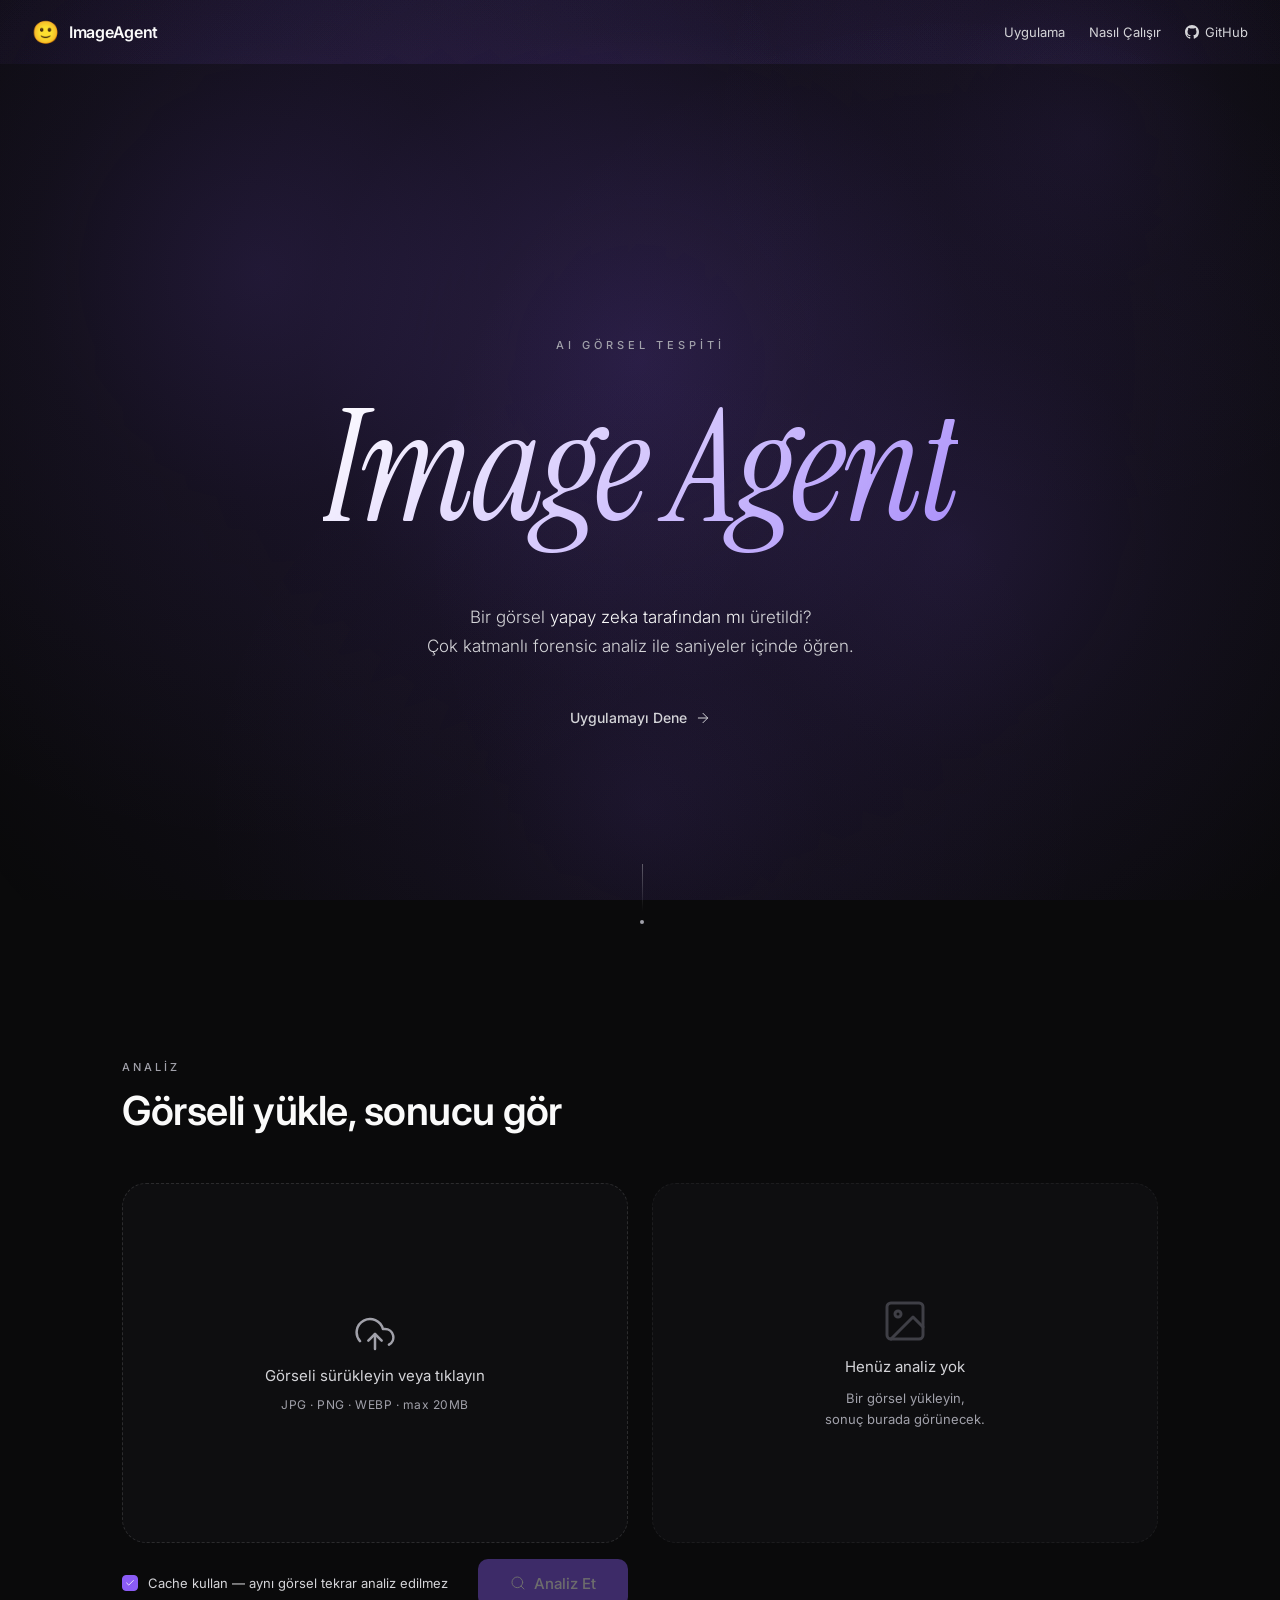
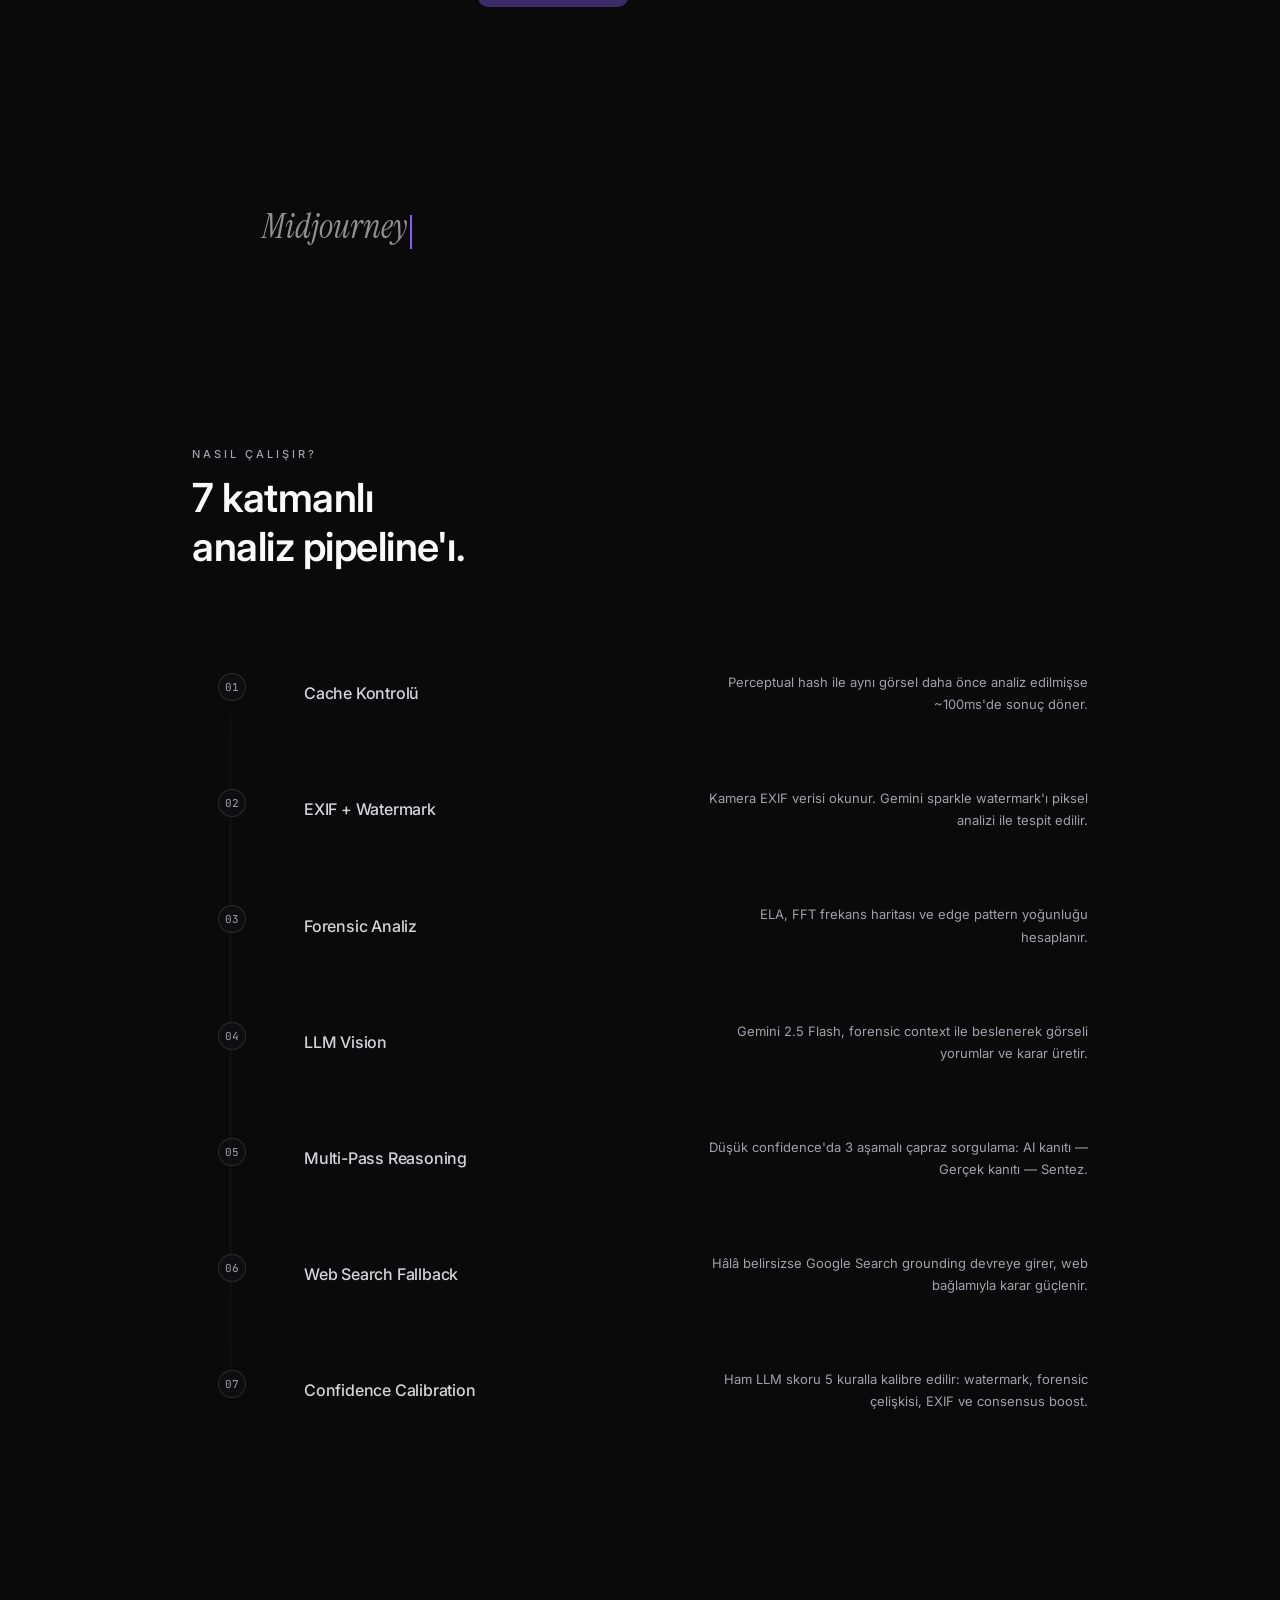
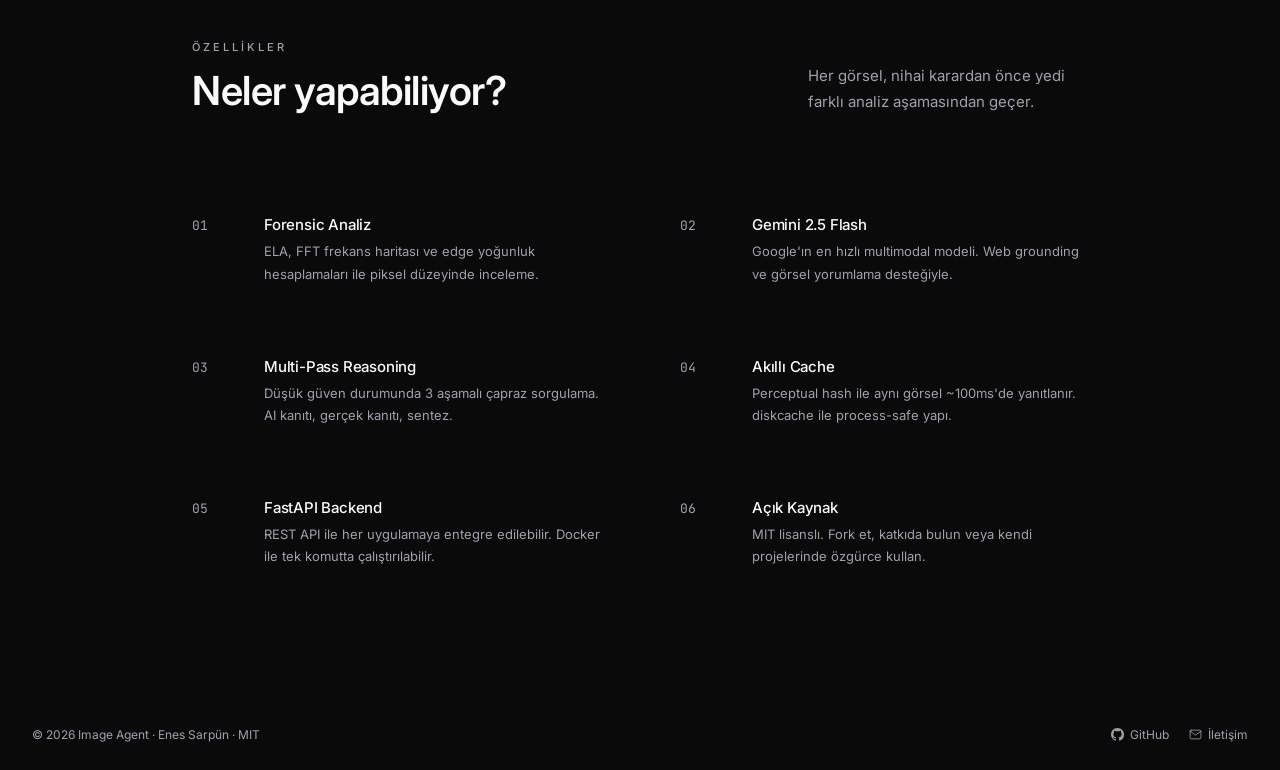
<file: index.html>
<!DOCTYPE html>
<html lang="tr">
<head>
  <meta charset="UTF-8" />
  <meta name="viewport" content="width=device-width, initial-scale=1.0" />
  <title>Image Agent — AI Görsel Tespiti</title>
  <link rel="stylesheet" href="style.css" />

  <!-- SVG Icons (inline defs) -->
  <svg xmlns="http://www.w3.org/2000/svg" style="display:none">
    <defs>
      <!-- upload-cloud -->
      <symbol id="icon-upload" viewBox="0 0 24 24" fill="none" stroke="currentColor" stroke-width="1.5" stroke-linecap="round" stroke-linejoin="round">
        <polyline points="16 16 12 12 8 16"/>
        <line x1="12" y1="12" x2="12" y2="21"/>
        <path d="M20.39 18.39A5 5 0 0 0 18 9h-1.26A8 8 0 1 0 3 16.3"/>
      </symbol>
      <!-- search -->
      <symbol id="icon-search" viewBox="0 0 24 24" fill="none" stroke="currentColor" stroke-width="1.5" stroke-linecap="round" stroke-linejoin="round">
        <circle cx="11" cy="11" r="8"/>
        <line x1="21" y1="21" x2="16.65" y2="16.65"/>
      </symbol>
      <!-- image -->
      <symbol id="icon-image" viewBox="0 0 24 24" fill="none" stroke="currentColor" stroke-width="1.5" stroke-linecap="round" stroke-linejoin="round">
        <rect x="3" y="3" width="18" height="18" rx="2" ry="2"/>
        <circle cx="8.5" cy="8.5" r="1.5"/>
        <polyline points="21 15 16 10 5 21"/>
      </symbol>
      <!-- x -->
      <symbol id="icon-x" viewBox="0 0 24 24" fill="none" stroke="currentColor" stroke-width="1.5" stroke-linecap="round" stroke-linejoin="round">
        <line x1="18" y1="6" x2="6" y2="18"/>
        <line x1="6" y1="6" x2="18" y2="18"/>
      </symbol>
      <!-- check -->
      <symbol id="icon-check" viewBox="0 0 24 24" fill="none" stroke="currentColor" stroke-width="2" stroke-linecap="round" stroke-linejoin="round">
        <polyline points="20 6 9 17 4 12"/>
      </symbol>
      <!-- arrow-down -->
      <symbol id="icon-arrow-down" viewBox="0 0 24 24" fill="none" stroke="currentColor" stroke-width="1.5" stroke-linecap="round" stroke-linejoin="round">
        <line x1="12" y1="5" x2="12" y2="19"/>
        <polyline points="19 12 12 19 5 12"/>
      </symbol>
      <!-- arrow-right -->
      <symbol id="icon-arrow-right" viewBox="0 0 24 24" fill="none" stroke="currentColor" stroke-width="1.5" stroke-linecap="round" stroke-linejoin="round">
        <line x1="5" y1="12" x2="19" y2="12"/>
        <polyline points="12 5 19 12 12 19"/>
      </symbol>
      <!-- chevron-down -->
      <symbol id="icon-chevron-down" viewBox="0 0 24 24" fill="none" stroke="currentColor" stroke-width="1.5" stroke-linecap="round" stroke-linejoin="round">
        <polyline points="6 9 12 15 18 9"/>
      </symbol>
      <!-- github -->
      <symbol id="icon-github" viewBox="0 0 24 24" fill="currentColor">
        <path d="M12 0C5.37 0 0 5.37 0 12c0 5.31 3.435 9.795 8.205 11.385.6.105.825-.255.825-.57 0-.285-.015-1.23-.015-2.235-3.015.555-3.795-.735-4.035-1.41-.135-.345-.72-1.41-1.23-1.695-.42-.225-1.02-.78-.015-.795.945-.015 1.62.87 1.845 1.23 1.08 1.815 2.805 1.305 3.495.99.105-.78.42-1.305.765-1.605-2.67-.3-5.46-1.335-5.46-5.925 0-1.305.465-2.385 1.23-3.225-.12-.3-.54-1.53.12-3.18 0 0 1.005-.315 3.3 1.23.96-.27 1.98-.405 3-.405s2.04.135 3 .405c2.295-1.56 3.3-1.23 3.3-1.23.66 1.65.24 2.88.12 3.18.765.84 1.23 1.905 1.23 3.225 0 4.605-2.805 5.625-5.475 5.925.435.375.81 1.095.81 2.22 0 1.605-.015 2.895-.015 3.3 0 .315.225.69.825.57A12.02 12.02 0 0 0 24 12c0-6.63-5.37-12-12-12z"/>
      </symbol>
      <!-- mail -->
      <symbol id="icon-mail" viewBox="0 0 24 24" fill="none" stroke="currentColor" stroke-width="1.5" stroke-linecap="round" stroke-linejoin="round">
        <path d="M4 4h16c1.1 0 2 .9 2 2v12c0 1.1-.9 2-2 2H4c-1.1 0-2-.9-2-2V6c0-1.1.9-2 2-2z"/>
        <polyline points="22,6 12,13 2,6"/>
      </symbol>
      <!-- clock -->
      <symbol id="icon-clock" viewBox="0 0 24 24" fill="none" stroke="currentColor" stroke-width="1.5" stroke-linecap="round" stroke-linejoin="round">
        <circle cx="12" cy="12" r="10"/>
        <polyline points="12 6 12 12 16 14"/>
      </symbol>
      <!-- alert-triangle -->
      <symbol id="icon-alert" viewBox="0 0 24 24" fill="none" stroke="currentColor" stroke-width="1.5" stroke-linecap="round" stroke-linejoin="round">
        <path d="M10.29 3.86L1.82 18a2 2 0 0 0 1.71 3h16.94a2 2 0 0 0 1.71-3L13.71 3.86a2 2 0 0 0-3.42 0z"/>
        <line x1="12" y1="9" x2="12" y2="13"/>
        <line x1="12" y1="17" x2="12.01" y2="17"/>
      </symbol>
      <!-- camera -->
      <symbol id="icon-camera" viewBox="0 0 24 24" fill="none" stroke="currentColor" stroke-width="1.5" stroke-linecap="round" stroke-linejoin="round">
        <path d="M23 19a2 2 0 0 1-2 2H3a2 2 0 0 1-2-2V8a2 2 0 0 1 2-2h4l2-3h6l2 3h4a2 2 0 0 1 2 2z"/>
        <circle cx="12" cy="13" r="4"/>
      </symbol>
      <!-- help-circle -->
      <symbol id="icon-help" viewBox="0 0 24 24" fill="none" stroke="currentColor" stroke-width="1.5" stroke-linecap="round" stroke-linejoin="round">
        <circle cx="12" cy="12" r="10"/>
        <path d="M9.09 9a3 3 0 0 1 5.83 1c0 2-3 3-3 3"/>
        <line x1="12" y1="17" x2="12.01" y2="17"/>
      </symbol>
    </defs>
  </svg>
</head>

<body>

  <!-- Global mist canvas — fixed, behind everything -->
  <canvas id="mistCanvas" aria-hidden="true"></canvas>

  <!-- Toast Container -->
  <div class="toast-container" id="toastContainer"></div>

  <!-- ════════════════════════════════
       TOP NAV
  ════════════════════════════════ -->
  <nav id="nav">
    <a href="#hero" class="nav-brand">
      <span class="nav-emoji">🙂</span>
      <span class="nav-wordmark">ImageAgent</span>
    </a>
    <div class="nav-links">
      <a href="#app" class="nav-link">Uygulama</a>
      <a href="#pipeline" class="nav-link">Nasıl Çalışır</a>
      <a href="https://github.com/Enes-Sarpun/Image-Agent" target="_blank" rel="noopener" class="nav-link">
        <svg width="14" height="14"><use href="#icon-github"/></svg>
        GitHub
      </a>
    </div>
  </nav>

  <!-- ════════════════════════════════
       HERO
  ════════════════════════════════ -->
  <section id="hero">
    <div class="hero-inner" id="heroInner">
      <p class="hero-label">AI Görsel Tespiti</p>
      <h1 class="hero-title">Image Agent</h1>
      <p class="hero-tagline">
        Bir görsel <em>yapay zeka tarafından mı</em> üretildi?<br>
        Çok katmanlı forensic analiz ile saniyeler içinde öğren.
      </p>
      <a href="#app" class="hero-cta">
        Uygulamayı Dene
        <svg width="16" height="16"><use href="#icon-arrow-right"/></svg>
      </a>
    </div>
    <a href="#app" class="scroll-cue" aria-label="Aşağı kaydır">
      <div class="scroll-cue-line"></div>
      <div class="scroll-cue-dot"></div>
    </a>
  </section>

  <!-- ════════════════════════════════
       APP SECTION
  ════════════════════════════════ -->
  <section id="app">
    <div class="app-header reveal">
      <p class="section-eyebrow">Analiz</p>
      <h2 class="section-heading">Görseli yükle, sonucu gör</h2>
    </div>

    <div class="app-grid">

      <!-- Sol: Dropzone -->
      <div>
        <div class="dropzone" id="dropzone">
          <input type="file" id="fileInput" accept="image/jpeg,image/png,image/webp,image/gif" />
          <svg class="dropzone-icon" width="40" height="40"><use href="#icon-upload"/></svg>
          <span class="dropzone-title">Görseli sürükleyin veya tıklayın</span>
          <span class="dropzone-hint">JPG · PNG · WEBP · max 20MB</span>
          <img class="preview-img" id="previewImg" alt="Yüklenen görsel" />
          <button class="preview-clear" id="previewClear" type="button" aria-label="Görseli kaldır">
            <svg width="12" height="12"><use href="#icon-x"/></svg>
          </button>
          <div class="preview-meta" id="previewMeta"></div>
        </div>

        <div class="app-controls">
          <label class="checkbox-wrap" id="cacheLabel">
            <div class="checkbox-box checked" id="cacheBox">
              <svg width="10" height="10"><use href="#icon-check"/></svg>
            </div>
            <span class="checkbox-label">Cache kullan — aynı görsel tekrar analiz edilmez</span>
          </label>

          <button class="btn-analyze" id="analyzeBtn" disabled>
            <div class="spinner"></div>
            <svg class="btn-icon" width="16" height="16"><use href="#icon-search"/></svg>
            <span class="btn-text">Analiz Et</span>
          </button>
        </div>
      </div>

      <!-- Sağ: Sonuç -->
      <div class="result-panel">

        <!-- Empty State -->
        <div class="empty-state" id="emptyState">
          <svg class="empty-state-icon" width="48" height="48"><use href="#icon-image"/></svg>
          <span class="empty-state-title">Henüz analiz yok</span>
          <span class="empty-state-hint">Bir görsel yükleyin,<br>sonuç burada görünecek.</span>
        </div>

        <!-- Skeleton -->
        <div class="skeleton-card" id="skeletonCard">
          <div class="skeleton-line tall"></div>
          <div class="skeleton-line wide"></div>
          <div class="skeleton-line short" style="margin-bottom:32px;"></div>
          <div class="skeleton-line wide"></div>
          <div class="skeleton-line med"></div>
          <div class="skeleton-line wide"></div>
        </div>

        <!-- Verdict Card -->
        <div class="verdict-card" id="verdictCard">
          <div class="verdict-top">
            <div class="verdict-label" id="verdictLabel"></div>
            <div class="verdict-confidence" id="verdictConfidence">%0</div>
          </div>
          <div class="verdict-bar-wrap">
            <div class="verdict-bar-fill" id="verdictBar"></div>
          </div>
          <div class="verdict-meta" id="verdictMeta"></div>
          <div class="verdict-reasoning">
            <div class="verdict-reasoning-label">Gerekçe</div>
            <div class="verdict-reasoning-text" id="verdictReasoning"></div>
          </div>
          <div class="verdict-indicators" id="verdictIndicators"></div>
        </div>

      </div>
    </div>

    <!-- Forensic Accordion (sonuç gelince görünür) -->
    <div class="forensic-accordion" id="forensicAccordion">
      <div class="accordion-summary" id="accordionSummary">
        <span>Forensic Detaylar</span>
        <svg class="accordion-chevron" width="16" height="16"><use href="#icon-chevron-down"/></svg>
      </div>
      <div class="accordion-body">
        <div class="forensic-placeholder">
          ELA · FFT · Edge Density görselleri yakında —<br>
          <span style="color:var(--text-disabled)">REST API güncellemesiyle eklenecek.</span>
        </div>
      </div>
    </div>
  </section>

  <!-- ════════════════════════════════
       STATEMENT
  ════════════════════════════════ -->
  <section id="statement">
    <div class="statement-inner">
      <p class="statement-text" id="statementText" aria-live="polite">
        <span class="statement-typed"></span><span class="typewriter-cursor"></span>
      </p>
      <!-- Raw text kept for JS to read -->
      <template id="statementRaw">Midjourney, Stable Diffusion ve Flux gibi modeller\nartık insan gözünü kolayca yanıltıyor.\n\nImage Agent, buna çok katmanlı bir yanıt sunuyor.</template>
    </div>
  </section>

  <!-- ════════════════════════════════
       PIPELINE
  ════════════════════════════════ -->
  <section id="pipeline">
    <div class="pipeline-inner">
      <div class="pipeline-header">
        <p class="section-eyebrow reveal">Nasıl Çalışır?</p>
        <h2 class="section-heading reveal reveal-delay">7 katmanlı<br>analiz pipeline'ı.</h2>
      </div>

      <div class="steps">
        <div class="step reveal">
          <div class="step-index-wrap">
            <span class="step-index">01</span>
          </div>
          <div class="step-right">
            <span class="step-label">Cache Kontrolü</span>
            <span class="step-desc">Perceptual hash ile aynı görsel daha önce analiz edilmişse ~100ms'de sonuç döner.</span>
          </div>
        </div>
        <div class="step reveal">
          <div class="step-index-wrap">
            <span class="step-index">02</span>
          </div>
          <div class="step-right">
            <span class="step-label">EXIF + Watermark</span>
            <span class="step-desc">Kamera EXIF verisi okunur. Gemini sparkle watermark'ı piksel analizi ile tespit edilir.</span>
          </div>
        </div>
        <div class="step reveal">
          <div class="step-index-wrap">
            <span class="step-index">03</span>
          </div>
          <div class="step-right">
            <span class="step-label">Forensic Analiz</span>
            <span class="step-desc">ELA, FFT frekans haritası ve edge pattern yoğunluğu hesaplanır.</span>
          </div>
        </div>
        <div class="step reveal">
          <div class="step-index-wrap">
            <span class="step-index">04</span>
          </div>
          <div class="step-right">
            <span class="step-label">LLM Vision</span>
            <span class="step-desc">Gemini 2.5 Flash, forensic context ile beslenerek görseli yorumlar ve karar üretir.</span>
          </div>
        </div>
        <div class="step reveal">
          <div class="step-index-wrap">
            <span class="step-index">05</span>
          </div>
          <div class="step-right">
            <span class="step-label">Multi-Pass Reasoning</span>
            <span class="step-desc">Düşük confidence'da 3 aşamalı çapraz sorgulama: AI kanıtı — Gerçek kanıtı — Sentez.</span>
          </div>
        </div>
        <div class="step reveal">
          <div class="step-index-wrap">
            <span class="step-index">06</span>
          </div>
          <div class="step-right">
            <span class="step-label">Web Search Fallback</span>
            <span class="step-desc">Hâlâ belirsizse Google Search grounding devreye girer, web bağlamıyla karar güçlenir.</span>
          </div>
        </div>
        <div class="step reveal">
          <div class="step-index-wrap">
            <span class="step-index">07</span>
          </div>
          <div class="step-right">
            <span class="step-label">Confidence Calibration</span>
            <span class="step-desc">Ham LLM skoru 5 kuralla kalibre edilir: watermark, forensic çelişkisi, EXIF ve consensus boost.</span>
          </div>
        </div>
      </div>
    </div>
  </section>

  <!-- ════════════════════════════════
       FEATURES
  ════════════════════════════════ -->
  <section id="features">
    <div class="features-inner">
      <div class="features-header">
        <div>
          <p class="section-eyebrow reveal">Özellikler</p>
          <h2 class="section-heading reveal reveal-delay">Neler yapabiliyor?</h2>
        </div>
        <p class="features-desc reveal reveal-delay2">
          Her görsel, nihai karardan önce yedi farklı analiz aşamasından geçer.
        </p>
      </div>

      <div class="feature-list">
        <div class="feature-item reveal">
          <span class="feature-num">01</span>
          <div>
            <p class="feature-name">Forensic Analiz</p>
            <p class="feature-desc">ELA, FFT frekans haritası ve edge yoğunluk hesaplamaları ile piksel düzeyinde inceleme.</p>
          </div>
        </div>
        <div class="feature-item reveal reveal-delay">
          <span class="feature-num">02</span>
          <div>
            <p class="feature-name">Gemini 2.5 Flash</p>
            <p class="feature-desc">Google'ın en hızlı multimodal modeli. Web grounding ve görsel yorumlama desteğiyle.</p>
          </div>
        </div>
        <div class="feature-item reveal">
          <span class="feature-num">03</span>
          <div>
            <p class="feature-name">Multi-Pass Reasoning</p>
            <p class="feature-desc">Düşük güven durumunda 3 aşamalı çapraz sorgulama. AI kanıtı, gerçek kanıtı, sentez.</p>
          </div>
        </div>
        <div class="feature-item reveal reveal-delay">
          <span class="feature-num">04</span>
          <div>
            <p class="feature-name">Akıllı Cache</p>
            <p class="feature-desc">Perceptual hash ile aynı görsel ~100ms'de yanıtlanır. diskcache ile process-safe yapı.</p>
          </div>
        </div>
        <div class="feature-item reveal">
          <span class="feature-num">05</span>
          <div>
            <p class="feature-name">FastAPI Backend</p>
            <p class="feature-desc">REST API ile her uygulamaya entegre edilebilir. Docker ile tek komutta çalıştırılabilir.</p>
          </div>
        </div>
        <div class="feature-item reveal reveal-delay">
          <span class="feature-num">06</span>
          <div>
            <p class="feature-name">Açık Kaynak</p>
            <p class="feature-desc">MIT lisanslı. Fork et, katkıda bulun veya kendi projelerinde özgürce kullan.</p>
          </div>
        </div>
      </div>
    </div>
  </section>

  <!-- ════════════════════════════════
       FOOTER
  ════════════════════════════════ -->
  <footer>
    <span class="footer-copy">© 2026 Image Agent · Enes Sarpün · MIT</span>
    <div class="footer-links">
      <a href="https://github.com/Enes-Sarpun/Image-Agent" target="_blank" rel="noopener" class="footer-link">
        <svg width="13" height="13"><use href="#icon-github"/></svg>
        GitHub
      </a>
      <a href="mailto:kingmazlum4321@gmail.com" class="footer-link">
        <svg width="13" height="13"><use href="#icon-mail"/></svg>
        İletişim
      </a>
    </div>
  </footer>

  <script src="script.js"></script>
</body>
</html>
</file>
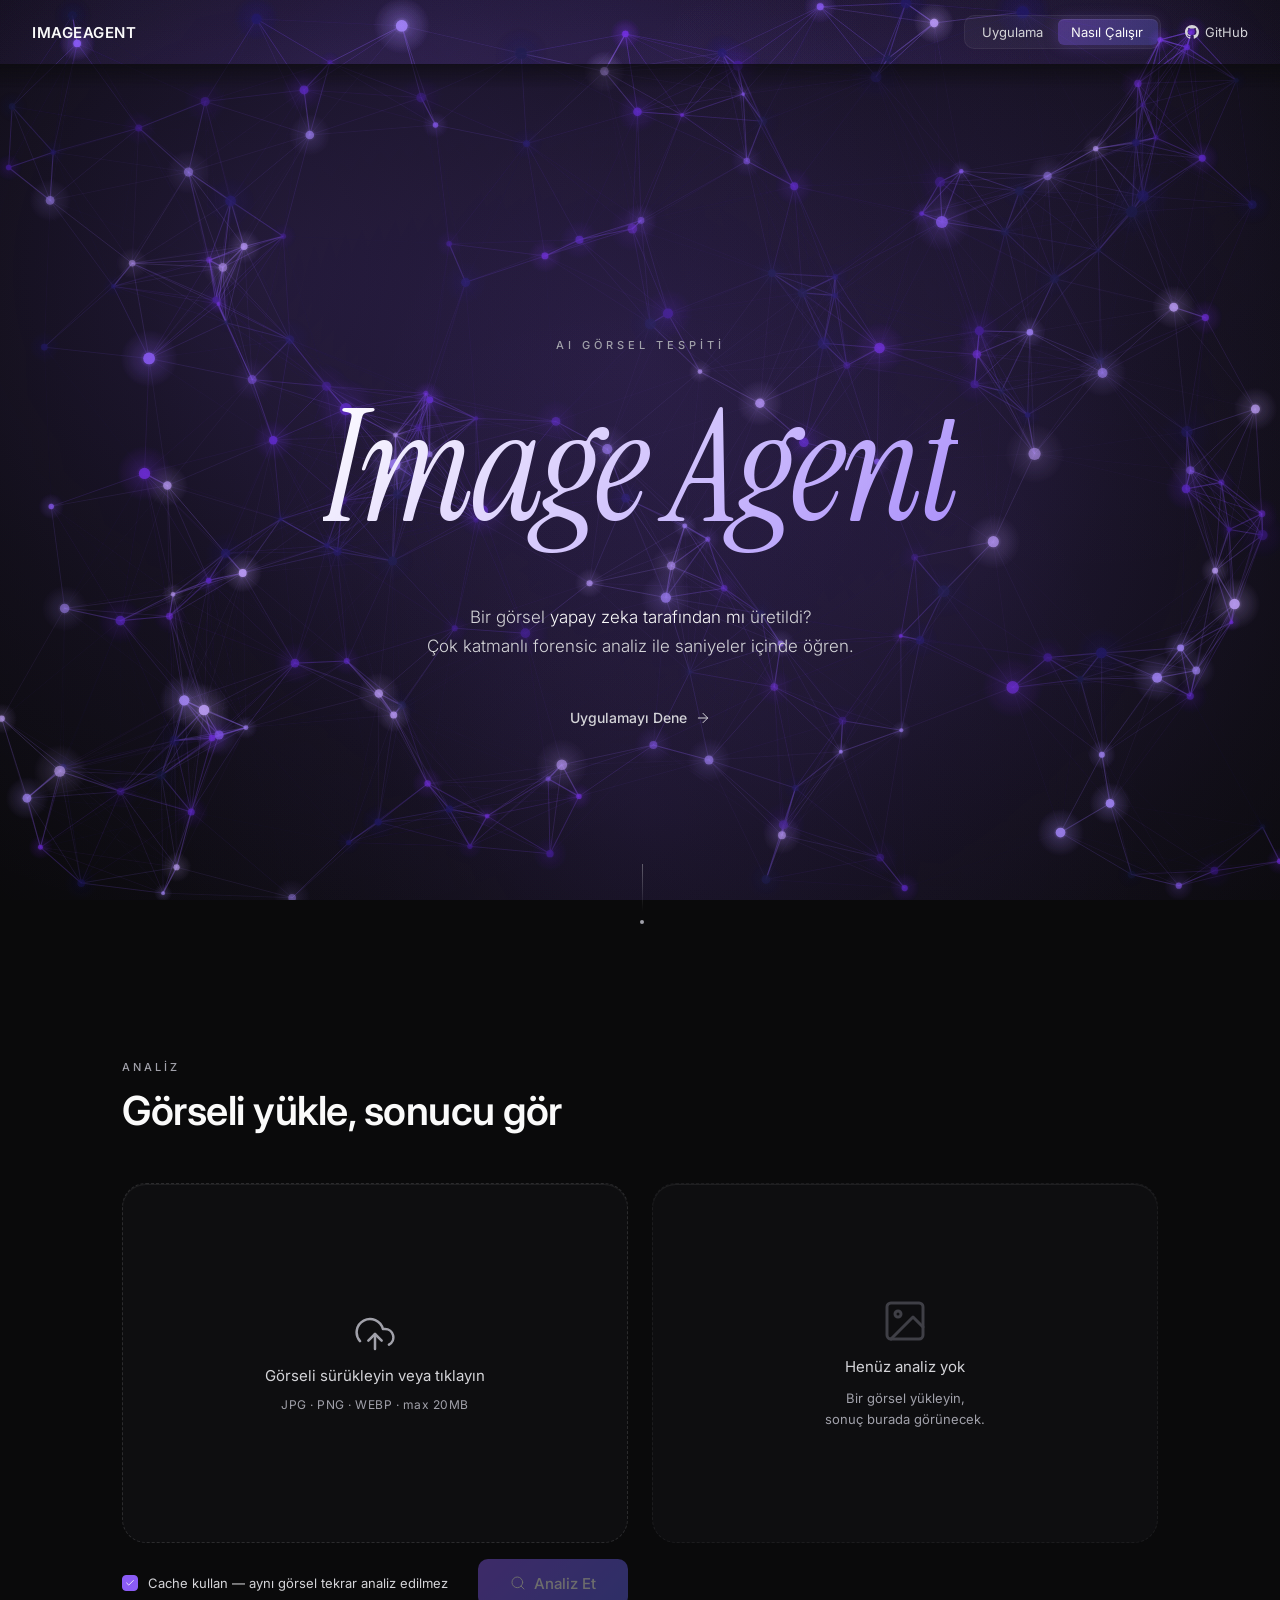
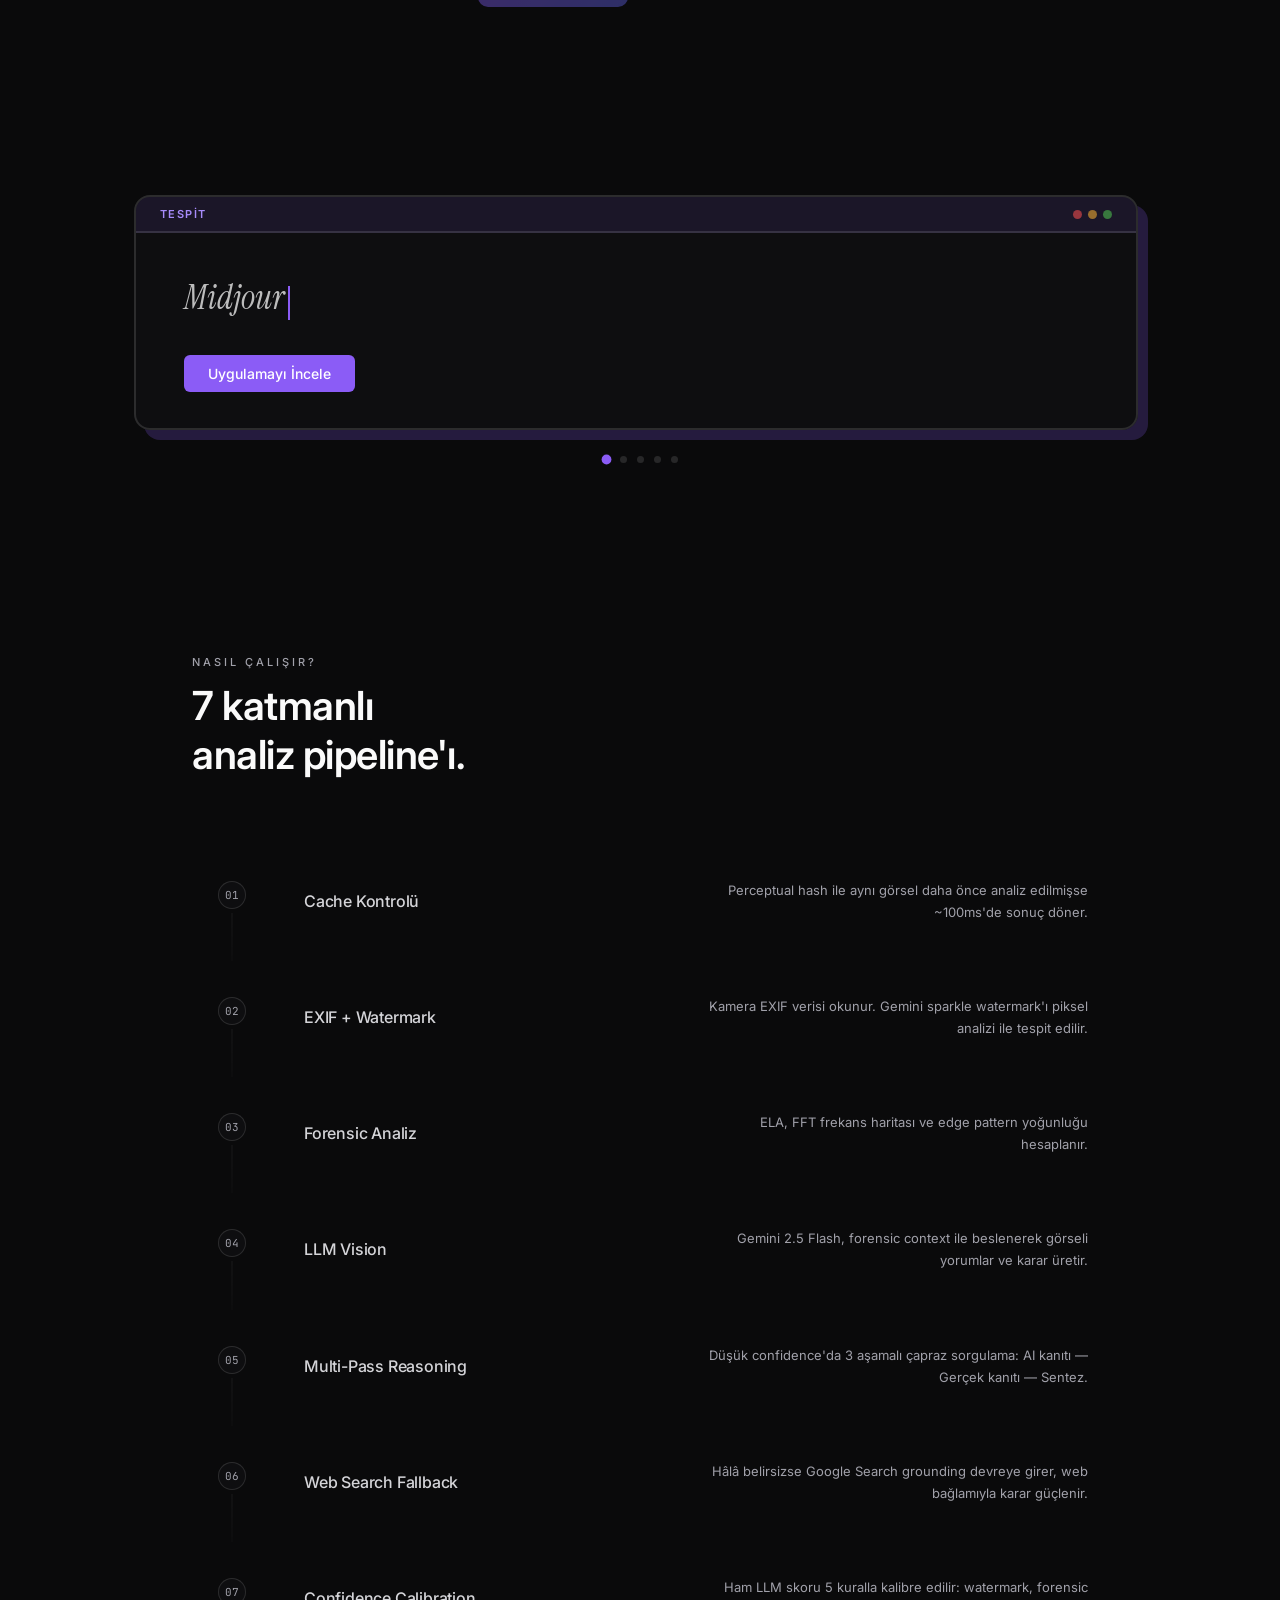
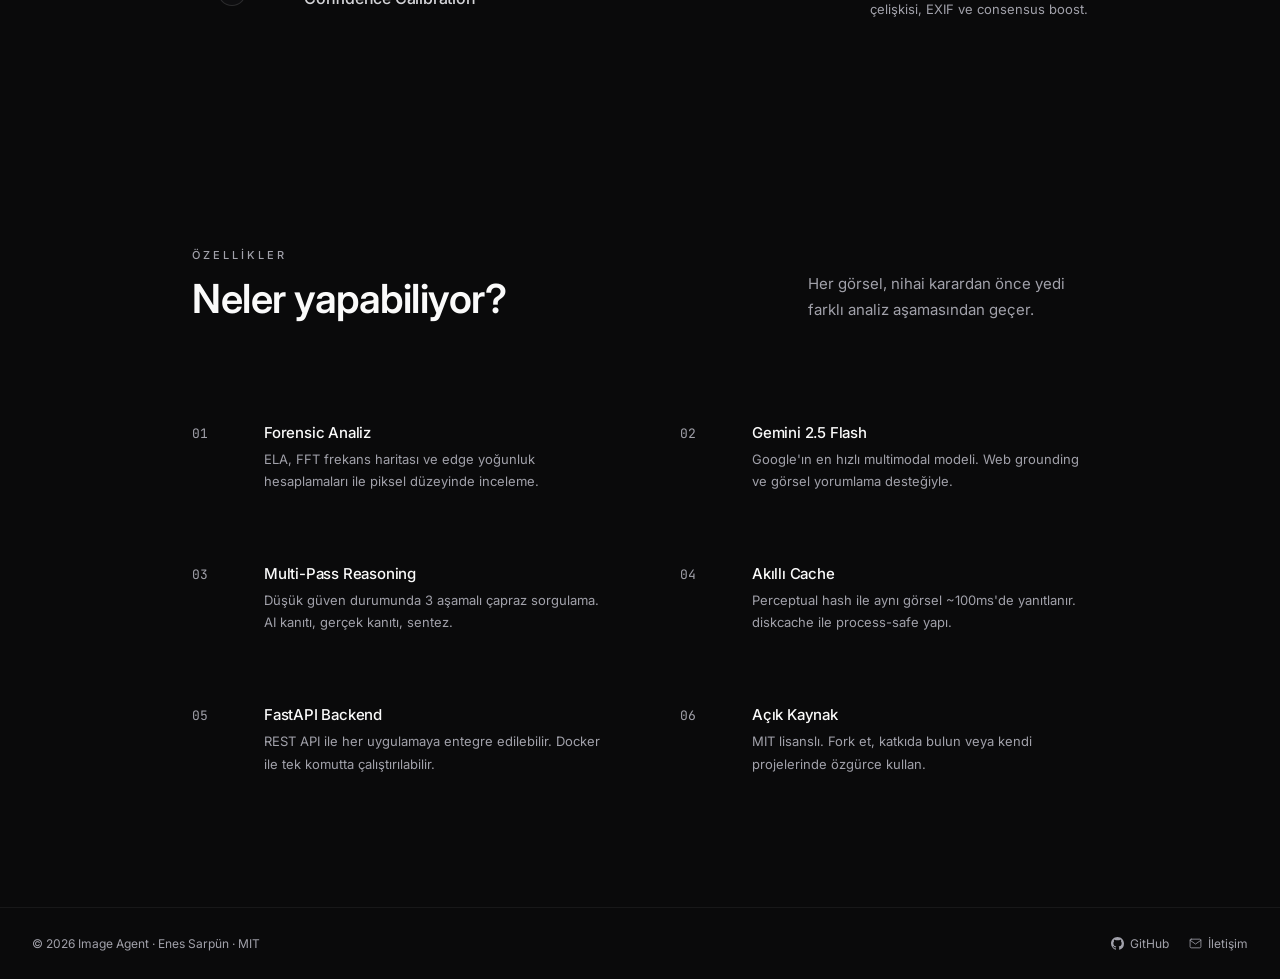
<file: frontend/index.html>
<!DOCTYPE html>
<html lang="tr">
<head>
  <meta charset="UTF-8" />
  <meta name="viewport" content="width=device-width, initial-scale=1.0" />
  <title>Image Agent — AI Görsel Tespiti</title>
  <link rel="stylesheet" href="style.css" />

  <!-- SVG Icons (inline defs) -->
  <svg xmlns="http://www.w3.org/2000/svg" style="display:none">
    <defs>
      <!-- upload-cloud -->
      <symbol id="icon-upload" viewBox="0 0 24 24" fill="none" stroke="currentColor" stroke-width="1.5" stroke-linecap="round" stroke-linejoin="round">
        <polyline points="16 16 12 12 8 16"/>
        <line x1="12" y1="12" x2="12" y2="21"/>
        <path d="M20.39 18.39A5 5 0 0 0 18 9h-1.26A8 8 0 1 0 3 16.3"/>
      </symbol>
      <!-- search -->
      <symbol id="icon-search" viewBox="0 0 24 24" fill="none" stroke="currentColor" stroke-width="1.5" stroke-linecap="round" stroke-linejoin="round">
        <circle cx="11" cy="11" r="8"/>
        <line x1="21" y1="21" x2="16.65" y2="16.65"/>
      </symbol>
      <!-- image -->
      <symbol id="icon-image" viewBox="0 0 24 24" fill="none" stroke="currentColor" stroke-width="1.5" stroke-linecap="round" stroke-linejoin="round">
        <rect x="3" y="3" width="18" height="18" rx="2" ry="2"/>
        <circle cx="8.5" cy="8.5" r="1.5"/>
        <polyline points="21 15 16 10 5 21"/>
      </symbol>
      <!-- x -->
      <symbol id="icon-x" viewBox="0 0 24 24" fill="none" stroke="currentColor" stroke-width="1.5" stroke-linecap="round" stroke-linejoin="round">
        <line x1="18" y1="6" x2="6" y2="18"/>
        <line x1="6" y1="6" x2="18" y2="18"/>
      </symbol>
      <!-- check -->
      <symbol id="icon-check" viewBox="0 0 24 24" fill="none" stroke="currentColor" stroke-width="2" stroke-linecap="round" stroke-linejoin="round">
        <polyline points="20 6 9 17 4 12"/>
      </symbol>
      <!-- arrow-down -->
      <symbol id="icon-arrow-down" viewBox="0 0 24 24" fill="none" stroke="currentColor" stroke-width="1.5" stroke-linecap="round" stroke-linejoin="round">
        <line x1="12" y1="5" x2="12" y2="19"/>
        <polyline points="19 12 12 19 5 12"/>
      </symbol>
      <!-- arrow-right -->
      <symbol id="icon-arrow-right" viewBox="0 0 24 24" fill="none" stroke="currentColor" stroke-width="1.5" stroke-linecap="round" stroke-linejoin="round">
        <line x1="5" y1="12" x2="19" y2="12"/>
        <polyline points="12 5 19 12 12 19"/>
      </symbol>
      <!-- chevron-down -->
      <symbol id="icon-chevron-down" viewBox="0 0 24 24" fill="none" stroke="currentColor" stroke-width="1.5" stroke-linecap="round" stroke-linejoin="round">
        <polyline points="6 9 12 15 18 9"/>
      </symbol>
      <!-- github -->
      <symbol id="icon-github" viewBox="0 0 24 24" fill="currentColor">
        <path d="M12 0C5.37 0 0 5.37 0 12c0 5.31 3.435 9.795 8.205 11.385.6.105.825-.255.825-.57 0-.285-.015-1.23-.015-2.235-3.015.555-3.795-.735-4.035-1.41-.135-.345-.72-1.41-1.23-1.695-.42-.225-1.02-.78-.015-.795.945-.015 1.62.87 1.845 1.23 1.08 1.815 2.805 1.305 3.495.99.105-.78.42-1.305.765-1.605-2.67-.3-5.46-1.335-5.46-5.925 0-1.305.465-2.385 1.23-3.225-.12-.3-.54-1.53.12-3.18 0 0 1.005-.315 3.3 1.23.96-.27 1.98-.405 3-.405s2.04.135 3 .405c2.295-1.56 3.3-1.23 3.3-1.23.66 1.65.24 2.88.12 3.18.765.84 1.23 1.905 1.23 3.225 0 4.605-2.805 5.625-5.475 5.925.435.375.81 1.095.81 2.22 0 1.605-.015 2.895-.015 3.3 0 .315.225.69.825.57A12.02 12.02 0 0 0 24 12c0-6.63-5.37-12-12-12z"/>
      </symbol>
      <!-- mail -->
      <symbol id="icon-mail" viewBox="0 0 24 24" fill="none" stroke="currentColor" stroke-width="1.5" stroke-linecap="round" stroke-linejoin="round">
        <path d="M4 4h16c1.1 0 2 .9 2 2v12c0 1.1-.9 2-2 2H4c-1.1 0-2-.9-2-2V6c0-1.1.9-2 2-2z"/>
        <polyline points="22,6 12,13 2,6"/>
      </symbol>
      <!-- clock -->
      <symbol id="icon-clock" viewBox="0 0 24 24" fill="none" stroke="currentColor" stroke-width="1.5" stroke-linecap="round" stroke-linejoin="round">
        <circle cx="12" cy="12" r="10"/>
        <polyline points="12 6 12 12 16 14"/>
      </symbol>
      <!-- alert-triangle -->
      <symbol id="icon-alert" viewBox="0 0 24 24" fill="none" stroke="currentColor" stroke-width="1.5" stroke-linecap="round" stroke-linejoin="round">
        <path d="M10.29 3.86L1.82 18a2 2 0 0 0 1.71 3h16.94a2 2 0 0 0 1.71-3L13.71 3.86a2 2 0 0 0-3.42 0z"/>
        <line x1="12" y1="9" x2="12" y2="13"/>
        <line x1="12" y1="17" x2="12.01" y2="17"/>
      </symbol>
      <!-- camera -->
      <symbol id="icon-camera" viewBox="0 0 24 24" fill="none" stroke="currentColor" stroke-width="1.5" stroke-linecap="round" stroke-linejoin="round">
        <path d="M23 19a2 2 0 0 1-2 2H3a2 2 0 0 1-2-2V8a2 2 0 0 1 2-2h4l2-3h6l2 3h4a2 2 0 0 1 2 2z"/>
        <circle cx="12" cy="13" r="4"/>
      </symbol>
      <!-- help-circle -->
      <symbol id="icon-help" viewBox="0 0 24 24" fill="none" stroke="currentColor" stroke-width="1.5" stroke-linecap="round" stroke-linejoin="round">
        <circle cx="12" cy="12" r="10"/>
        <path d="M9.09 9a3 3 0 0 1 5.83 1c0 2-3 3-3 3"/>
        <line x1="12" y1="17" x2="12.01" y2="17"/>
      </symbol>
    </defs>
  </svg>
</head>

<body>

  <!-- Neural network particle canvas — fixed, scroll-aware, behind mist -->
  <canvas id="neuralCanvas" aria-hidden="true"></canvas>
  <!-- Global mist canvas — fixed, on top of neural -->
  <canvas id="mistCanvas" aria-hidden="true"></canvas>

  <!-- Toast Container -->
  <div class="toast-container" id="toastContainer"></div>

  <!-- ════════════════════════════════
       TOP NAV
  ════════════════════════════════ -->
  <nav id="nav">
    <a href="#hero" class="nav-brand">
      <span class="nav-wordmark">ImageAgent</span>
    </a>
    <div class="nav-links" id="navLinks">
      <!-- Segmented indicator wraps the two internal nav links -->
      <div class="nav-segment" id="navSegment">
        <span class="nav-glider" id="navGlider"></span>
        <a href="#app" class="nav-link" data-section="app">Uygulama</a>
        <a href="#pipeline" class="nav-link" data-section="pipeline">Nasıl Çalışır</a>
      </div>
      <!-- GitHub stays outside the segment (external link) -->
      <a href="https://github.com/Enes-Sarpun/Image-Agent" target="_blank" rel="noopener" class="nav-link">
        <svg width="14" height="14"><use href="#icon-github"/></svg>
        GitHub
      </a>
    </div>
    <button class="nav-hamburger" id="navHamburger" aria-label="Menüyü aç" aria-expanded="false">
      <span></span>
      <span></span>
      <span></span>
    </button>
  </nav>

  <!-- ════════════════════════════════
       HERO
  ════════════════════════════════ -->
  <section id="hero">
    <div class="hero-inner" id="heroInner">
      <p class="hero-label">AI Görsel Tespiti</p>
      <h1 class="hero-title">Image Agent</h1>
      <p class="hero-tagline">
        Bir görsel <em>yapay zeka tarafından mı</em> üretildi?<br>
        Çok katmanlı forensic analiz ile saniyeler içinde öğren.
      </p>
      <a href="#app" class="hero-cta">
        Uygulamayı Dene
        <svg width="16" height="16"><use href="#icon-arrow-right"/></svg>
      </a>
    </div>
    <a href="#app" class="scroll-cue" aria-label="Aşağı kaydır">
      <div class="scroll-cue-line"></div>
      <div class="scroll-cue-dot"></div>
    </a>
  </section>

  <!-- ════════════════════════════════
       APP SECTION
  ════════════════════════════════ -->
  <section id="app">
    <div class="app-header reveal">
      <p class="section-eyebrow">Analiz</p>
      <h2 class="section-heading">Görseli yükle, sonucu gör</h2>
    </div>

    <div class="app-grid">

      <!-- Sol: Dropzone -->
      <div>
        <div class="dropzone" id="dropzone">
          <input type="file" id="fileInput" accept="image/jpeg,image/png,image/webp,image/gif" />
          <svg class="dropzone-icon" width="40" height="40"><use href="#icon-upload"/></svg>
          <span class="dropzone-title">Görseli sürükleyin veya tıklayın</span>
          <span class="dropzone-hint">JPG · PNG · WEBP · max 20MB</span>
          <img class="preview-img" id="previewImg" alt="Yüklenen görsel" />
          <button class="preview-clear" id="previewClear" type="button" aria-label="Görseli kaldır">
            <svg width="12" height="12"><use href="#icon-x"/></svg>
          </button>
          <div class="preview-meta" id="previewMeta"></div>
        </div>

        <div class="app-controls">
          <label class="checkbox-wrap" id="cacheLabel">
            <div class="checkbox-box checked" id="cacheBox">
              <svg width="10" height="10"><use href="#icon-check"/></svg>
            </div>
            <span class="checkbox-label">Cache kullan — aynı görsel tekrar analiz edilmez</span>
          </label>

          <button class="btn-analyze" id="analyzeBtn" disabled>
            <svg class="btn-icon" width="16" height="16"><use href="#icon-search"/></svg>
            <span class="btn-text">Analiz Et</span>
          </button>
        </div>
      </div>

      <!-- Sağ: Sonuç -->
      <div class="result-panel">

        <!-- Empty State -->
        <div class="empty-state" id="emptyState">
          <svg class="empty-state-icon" width="48" height="48"><use href="#icon-image"/></svg>
          <span class="empty-state-title">Henüz analiz yok</span>
          <span class="empty-state-hint">Bir görsel yükleyin,<br>sonuç burada görünecek.</span>
        </div>

        <!-- Loading state: RGB ring -->
        <div class="result-loader" id="resultLoader">
          <div class="loader-ring"></div>
        </div>

        <!-- Verdict Card -->
        <div class="verdict-card" id="verdictCard">
          <div class="verdict-top">
            <div class="verdict-label" id="verdictLabel"></div>
            <div class="verdict-confidence" id="verdictConfidence">%0</div>
          </div>
          <div class="verdict-bar-wrap">
            <div class="verdict-bar-fill" id="verdictBar"></div>
          </div>
          <div class="verdict-meta" id="verdictMeta"></div>
          <div class="verdict-reasoning">
            <div class="verdict-reasoning-label">Gerekçe</div>
            <div class="verdict-reasoning-text" id="verdictReasoning"></div>
          </div>
          <div class="verdict-indicators" id="verdictIndicators"></div>
        </div>

      </div>
    </div>

    <!-- Forensic Accordion (sonuç gelince görünür) -->
    <div class="forensic-accordion" id="forensicAccordion">
      <div class="accordion-summary" id="accordionSummary">
        <span>Forensic Detaylar</span>
        <svg class="accordion-chevron" width="16" height="16"><use href="#icon-chevron-down"/></svg>
      </div>
      <div class="accordion-body">
        <div class="forensic-placeholder">
          ELA · FFT · Edge Density görselleri yakında —<br>
          <span style="color:var(--text-disabled)">REST API güncellemesiyle eklenecek.</span>
        </div>
      </div>
    </div>
  </section>

  <!-- ════════════════════════════════
       STATEMENT
  ════════════════════════════════ -->
  <section id="statement">
    <div class="statement-inner">
      <div class="statement-card" id="statementCard">
        <!-- Header strip — label updated by JS -->
        <div class="statement-card-head">
          <span class="statement-card-label" id="statementLabel">TESPİT</span>
          <span class="statement-card-dots">
            <span></span><span></span><span></span>
          </span>
        </div>
        <!-- Content: typewriter / carousel text lives here -->
        <div class="statement-card-content">
          <p class="statement-text" id="statementText" aria-live="polite">
            <span class="statement-typed"></span><span class="typewriter-cursor"></span>
          </p>
        </div>
        <!-- CTA button -->
        <div class="statement-card-footer">
          <a href="#app" class="statement-card-cta">Uygulamayı İncele</a>
        </div>
      </div>
      <!-- Carousel progress dots — populated by JS -->
      <div class="statement-dots" id="statementDots" aria-hidden="true"></div>
    </div>
  </section>

  <!-- ════════════════════════════════
       PIPELINE
  ════════════════════════════════ -->
  <section id="pipeline">
    <div class="pipeline-inner">
      <div class="pipeline-header">
        <p class="section-eyebrow reveal">Nasıl Çalışır?</p>
        <h2 class="section-heading reveal reveal-delay">7 katmanlı<br>analiz pipeline'ı.</h2>
      </div>

      <div class="steps">
        <div class="step reveal">
          <div class="step-index-wrap">
            <span class="step-index">01</span>
          </div>
          <div class="step-right">
            <span class="step-label">Cache Kontrolü</span>
            <span class="step-desc">Perceptual hash ile aynı görsel daha önce analiz edilmişse ~100ms'de sonuç döner.</span>
          </div>
        </div>
        <div class="step reveal">
          <div class="step-index-wrap">
            <span class="step-index">02</span>
          </div>
          <div class="step-right">
            <span class="step-label">EXIF + Watermark</span>
            <span class="step-desc">Kamera EXIF verisi okunur. Gemini sparkle watermark'ı piksel analizi ile tespit edilir.</span>
          </div>
        </div>
        <div class="step reveal">
          <div class="step-index-wrap">
            <span class="step-index">03</span>
          </div>
          <div class="step-right">
            <span class="step-label">Forensic Analiz</span>
            <span class="step-desc">ELA, FFT frekans haritası ve edge pattern yoğunluğu hesaplanır.</span>
          </div>
        </div>
        <div class="step reveal">
          <div class="step-index-wrap">
            <span class="step-index">04</span>
          </div>
          <div class="step-right">
            <span class="step-label">LLM Vision</span>
            <span class="step-desc">Gemini 2.5 Flash, forensic context ile beslenerek görseli yorumlar ve karar üretir.</span>
          </div>
        </div>
        <div class="step reveal">
          <div class="step-index-wrap">
            <span class="step-index">05</span>
          </div>
          <div class="step-right">
            <span class="step-label">Multi-Pass Reasoning</span>
            <span class="step-desc">Düşük confidence'da 3 aşamalı çapraz sorgulama: AI kanıtı — Gerçek kanıtı — Sentez.</span>
          </div>
        </div>
        <div class="step reveal">
          <div class="step-index-wrap">
            <span class="step-index">06</span>
          </div>
          <div class="step-right">
            <span class="step-label">Web Search Fallback</span>
            <span class="step-desc">Hâlâ belirsizse Google Search grounding devreye girer, web bağlamıyla karar güçlenir.</span>
          </div>
        </div>
        <div class="step reveal">
          <div class="step-index-wrap">
            <span class="step-index">07</span>
          </div>
          <div class="step-right">
            <span class="step-label">Confidence Calibration</span>
            <span class="step-desc">Ham LLM skoru 5 kuralla kalibre edilir: watermark, forensic çelişkisi, EXIF ve consensus boost.</span>
          </div>
        </div>
      </div>
    </div>
  </section>

  <!-- ════════════════════════════════
       FEATURES
  ════════════════════════════════ -->
  <section id="features">
    <div class="features-inner">
      <div class="features-header">
        <div>
          <p class="section-eyebrow reveal">Özellikler</p>
          <h2 class="section-heading reveal reveal-delay">Neler yapabiliyor?</h2>
        </div>
        <p class="features-desc reveal reveal-delay2">
          Her görsel, nihai karardan önce yedi farklı analiz aşamasından geçer.
        </p>
      </div>

      <div class="feature-list">
        <div class="feature-item reveal">
          <span class="feature-num">01</span>
          <div>
            <p class="feature-name">Forensic Analiz</p>
            <p class="feature-desc">ELA, FFT frekans haritası ve edge yoğunluk hesaplamaları ile piksel düzeyinde inceleme.</p>
          </div>
        </div>
        <div class="feature-item reveal reveal-delay">
          <span class="feature-num">02</span>
          <div>
            <p class="feature-name">Gemini 2.5 Flash</p>
            <p class="feature-desc">Google'ın en hızlı multimodal modeli. Web grounding ve görsel yorumlama desteğiyle.</p>
          </div>
        </div>
        <div class="feature-item reveal">
          <span class="feature-num">03</span>
          <div>
            <p class="feature-name">Multi-Pass Reasoning</p>
            <p class="feature-desc">Düşük güven durumunda 3 aşamalı çapraz sorgulama. AI kanıtı, gerçek kanıtı, sentez.</p>
          </div>
        </div>
        <div class="feature-item reveal reveal-delay">
          <span class="feature-num">04</span>
          <div>
            <p class="feature-name">Akıllı Cache</p>
            <p class="feature-desc">Perceptual hash ile aynı görsel ~100ms'de yanıtlanır. diskcache ile process-safe yapı.</p>
          </div>
        </div>
        <div class="feature-item reveal">
          <span class="feature-num">05</span>
          <div>
            <p class="feature-name">FastAPI Backend</p>
            <p class="feature-desc">REST API ile her uygulamaya entegre edilebilir. Docker ile tek komutta çalıştırılabilir.</p>
          </div>
        </div>
        <div class="feature-item reveal reveal-delay">
          <span class="feature-num">06</span>
          <div>
            <p class="feature-name">Açık Kaynak</p>
            <p class="feature-desc">MIT lisanslı. Fork et, katkıda bulun veya kendi projelerinde özgürce kullan.</p>
          </div>
        </div>
      </div>
    </div>
  </section>

  <!-- ════════════════════════════════
       FOOTER
  ════════════════════════════════ -->
  <footer>
    <span class="footer-copy">© 2026 Image Agent · Enes Sarpün · MIT</span>
    <div class="footer-links">
      <a href="https://github.com/Enes-Sarpun/Image-Agent" target="_blank" rel="noopener" class="footer-link">
        <svg width="13" height="13"><use href="#icon-github"/></svg>
        GitHub
      </a>
      <a href="mailto:kingmazlum4321@gmail.com" class="footer-link">
        <svg width="13" height="13"><use href="#icon-mail"/></svg>
        İletişim
      </a>
    </div>
  </footer>

  <script src="script.js"></script>
</body>
</html>
</file>
<file: style.css>
/* ═══════════════════════════════════════════════════════════
   Image Agent — style.css
   Design system: Forensic Lab aesthetic
═══════════════════════════════════════════════════════════ */

/* ── Google Fonts ── */
@import url('https://fonts.googleapis.com/css2?family=Instrument+Serif:ital@0;1&family=Inter:wght@300;400;500;600&family=JetBrains+Mono:wght@400;500&display=swap');

/* ── Design Tokens ── */
:root {
  /* Backgrounds */
  --bg-base:       #0A0A0B;
  --bg-elevated:   #111114;
  --bg-overlay:    #18181B;

  /* Section backgrounds — fully transparent, only cards have bg */
  --bg-section-base:     transparent;
  --bg-section-elevated: transparent;
  --bg-card:             rgba(17, 17, 20, 0.65);

  /* Borders */
  --border:        rgba(255, 255, 255, 0.06);
  --border-strong: rgba(255, 255, 255, 0.12);

  /* Text */
  --text-primary:   #FAFAFA;
  --text-secondary: #D4D4D8;
  --text-muted:     #A1A1AA;
  --text-disabled:  #3F3F46;

  /* Accent — single violet */
  --accent:       #8B5CF6;
  --accent-hover: #A78BFA;
  --accent-glow:  rgba(139, 92, 246, 0.15);

  /* Semantic (verdict only) */
  --success: #10B981;
  --danger:  #EF4444;
  --warning: #F59E0B;

  /* Typography */
  --font-sans:    'Inter', system-ui, sans-serif;
  --font-display: 'Instrument Serif', 'Cormorant Garamond', serif;
  --font-mono:    'JetBrains Mono', 'SF Mono', monospace;

  /* Radius */
  --radius-sm: 6px;
  --radius-md: 10px;
  --radius-lg: 16px;
  --radius-xl: 24px;

  /* Shadows */
  --shadow-sm:   0 1px 2px rgba(0,0,0,0.4);
  --shadow-md:   0 8px 24px rgba(0,0,0,0.4);
  --shadow-lg:   0 24px 60px rgba(0,0,0,0.5);
  --shadow-glow: 0 0 40px var(--accent-glow);

  /* Easing */
  --ease-out-expo:  cubic-bezier(0.16, 1, 0.3, 1);
  --ease-out-cubic: cubic-bezier(0.32, 0.72, 0, 1);
  --ease-in-out:    cubic-bezier(0.65, 0, 0.35, 1);

  /* Durations */
  --dur-fast:   150ms;
  --dur-base:   250ms;
  --dur-slow:   400ms;
  --dur-slower: 700ms;
}

/* ── Reset ── */
*, *::before, *::after { box-sizing: border-box; margin: 0; padding: 0; }
html { scroll-behavior: smooth; }

body {
  background: var(--bg-base);
  color: var(--text-primary);
  font-family: var(--font-sans);
  font-weight: 400;
  overflow-x: hidden;
  -webkit-font-smoothing: antialiased;
  opacity: 0;
  animation: bodyFadeIn 0.4s ease forwards;
}

@keyframes bodyFadeIn {
  to { opacity: 1; }
}

::-webkit-scrollbar { width: 4px; }
::-webkit-scrollbar-track { background: var(--bg-base); }
::-webkit-scrollbar-thumb { background: var(--border-strong); border-radius: 2px; }

/* ════════════════════════════════════════════════════════════
   TOP NAV
════════════════════════════════════════════════════════════ */
/* All page content sits above the fixed mist canvas */
body > *:not(#mistCanvas) {
  position: relative;
  z-index: 1;
}

#nav {
  position: sticky;
  top: 0;
  z-index: 50;
  height: 64px;
  display: flex;
  align-items: center;
  justify-content: space-between;
  padding: 0 32px;
  background: transparent;
  backdrop-filter: blur(0px);
  -webkit-backdrop-filter: blur(0px);
  border-bottom: 1px solid transparent;
  transition:
    background var(--dur-slow) ease,
    border-color var(--dur-slow) ease,
    backdrop-filter var(--dur-slow) ease;
  transform: translateY(-100%);
  animation: navSlideDown 0.5s var(--ease-out-expo) 0.1s forwards;
}

#nav.scrolled {
  background: rgba(10, 10, 11, 0.70);
  backdrop-filter: blur(20px);
  -webkit-backdrop-filter: blur(20px);
  border-bottom-color: var(--border);
}

@keyframes navSlideDown {
  to { transform: translateY(0); }
}

.nav-brand {
  display: flex;
  align-items: center;
  gap: 10px;
  text-decoration: none;
}

.nav-emoji {
  font-size: 22px;
  line-height: 1;
  flex-shrink: 0;
}

.nav-wordmark {
  font-size: 16px;
  font-weight: 600;
  color: var(--text-primary);
  letter-spacing: -0.3px;
}

.nav-links {
  display: flex;
  align-items: center;
  gap: 24px;
}

.nav-link {
  font-size: 13px;
  color: var(--text-secondary);
  text-decoration: none;
  transition: color var(--dur-fast) ease;
  display: flex;
  align-items: center;
  gap: 6px;
}

.nav-link:hover { color: var(--text-primary); }

.nav-link svg { flex-shrink: 0; }

/* ════════════════════════════════════════════════════════════
   HERO
════════════════════════════════════════════════════════════ */
#hero {
  position: relative;
  min-height: 100vh;
  display: flex;
  flex-direction: column;
  align-items: center;
  justify-content: center;
  overflow: hidden;
  padding: 80px 32px 48px;
}

/* Global mouse-interactive mist canvas — fixed behind everything */
#mistCanvas {
  position: fixed;
  inset: 0;
  width: 100vw;
  height: 100vh;
  pointer-events: none;
  z-index: 0;
}

.hero-inner {
  position: relative;
  text-align: center;
  will-change: transform, opacity;
  z-index: 1;
}

.hero-label {
  display: inline-block;
  font-size: 11px;
  font-weight: 500;
  letter-spacing: 4px;
  text-transform: uppercase;
  color: var(--text-muted);
  margin-bottom: 32px;
  opacity: 0;
  animation: fadeUp 0.8s var(--ease-out-expo) 0.2s forwards;
}

.hero-title {
  font-family: var(--font-display);
  font-style: italic;
  font-weight: 400;
  font-size: clamp(64px, 12vw, 160px);
  line-height: 1.1;
  letter-spacing: -3px;
  /* Extra vertical padding so descenders (g, y, p) aren't clipped */
  padding-bottom: 0.12em;
  background: linear-gradient(
    135deg,
    #ffffff 0%,
    var(--accent-hover) 50%,
    #ffffff 100%
  );
  background-size: 200% 200%;
  -webkit-background-clip: text;
  -webkit-text-fill-color: transparent;
  background-clip: text;
  opacity: 0;
  animation: titleIn 0.9s var(--ease-out-expo) 0.35s forwards;
}

@keyframes titleIn {
  from { opacity: 0; transform: translateY(32px); filter: blur(8px); }
  to   { opacity: 1; transform: translateY(0);    filter: blur(0); }
}

.hero-tagline {
  margin-top: 32px;
  font-size: 17px;
  font-weight: 300;
  color: var(--text-secondary);
  line-height: 1.7;
  opacity: 0;
  animation: fadeUp 0.8s var(--ease-out-expo) 0.55s forwards;
}

.hero-tagline em {
  font-style: normal;
  color: var(--text-primary);
}

.hero-cta {
  margin-top: 48px;
  display: inline-flex;
  align-items: center;
  gap: 8px;
  font-size: 14px;
  font-weight: 500;
  color: var(--text-secondary);
  text-decoration: none;
  transition: color var(--dur-fast) ease, gap var(--dur-fast) ease;
  opacity: 0;
  animation: fadeUp 0.8s var(--ease-out-expo) 0.7s forwards;
}

.hero-cta:hover {
  color: var(--text-primary);
  gap: 12px;
}

.scroll-cue {
  position: absolute;
  bottom: 40px;
  left: 50%;
  transform: translateX(-50%);
  display: flex;
  flex-direction: column;
  align-items: center;
  gap: 8px;
  text-decoration: none;
  opacity: 0;
  animation: fadeUp 0.8s var(--ease-out-expo) 0.75s forwards;
}

.scroll-cue-line {
  width: 1px;
  height: 48px;
  background: linear-gradient(to bottom, rgba(255,255,255,0.3), transparent);
}

.scroll-cue-dot {
  width: 4px;
  height: 4px;
  border-radius: 50%;
  background: var(--text-muted);
}

@keyframes fadeUp {
  from { opacity: 0; transform: translateY(16px); }
  to   { opacity: 1; transform: translateY(0); }
}

/* ════════════════════════════════════════════════════════════
   APP SECTION
════════════════════════════════════════════════════════════ */
#app {
  padding: 96px 32px;
  max-width: 1100px;
  margin: 0 auto;
}

.app-header {
  margin-bottom: 48px;
}

.section-eyebrow {
  font-size: 11px;
  font-weight: 500;
  letter-spacing: 3px;
  text-transform: uppercase;
  color: var(--text-muted);
  margin-bottom: 12px;
}

.section-heading {
  font-family: var(--font-sans);
  font-weight: 600;
  font-size: clamp(28px, 3.5vw, 40px);
  letter-spacing: -0.5px;
  color: var(--text-primary);
}

.app-grid {
  display: grid;
  grid-template-columns: 1fr 1fr;
  gap: 24px;
  align-items: start;
}

/* ── Dropzone ── */
.dropzone {
  position: relative;
  min-height: 360px;
  background: var(--bg-card);
  border: 1.5px dashed var(--border-strong);
  border-radius: var(--radius-xl);
  display: flex;
  flex-direction: column;
  align-items: center;
  justify-content: center;
  gap: 12px;
  cursor: pointer;
  transition:
    border-color var(--dur-base) var(--ease-out-cubic),
    background var(--dur-base) var(--ease-out-cubic),
    transform var(--dur-base) var(--ease-out-cubic);
  overflow: hidden;
}

.dropzone:hover,
.dropzone.drag-over {
  border-color: var(--accent);
  background: linear-gradient(180deg, var(--bg-card), rgba(139, 92, 246, 0.10));
  transform: scale(1.005);
}

.dropzone-icon {
  color: var(--text-muted);
  transition: color var(--dur-base) ease;
}

.dropzone:hover .dropzone-icon,
.dropzone.drag-over .dropzone-icon {
  color: var(--accent);
}

.dropzone-title {
  font-size: 15px;
  color: var(--text-secondary);
  transition: color var(--dur-base) ease;
}

.dropzone:hover .dropzone-title,
.dropzone.drag-over .dropzone-title {
  color: var(--text-primary);
}

.dropzone-hint {
  font-size: 12px;
  color: var(--text-muted);
  letter-spacing: 0.5px;
}

.drag-over .dropzone-hint::after {
  content: ' — Bırak';
  color: var(--accent);
}

input[type="file"] {
  position: absolute;
  inset: 0;
  opacity: 0;
  cursor: pointer;
}

/* Preview state */
.dropzone.has-preview {
  padding: 0;
  border-style: solid;
  border-color: var(--border-strong);
}

.dropzone.has-preview:hover {
  transform: none;
}

.preview-img {
  width: 100%;
  height: 100%;
  min-height: 360px;
  object-fit: contain;
  border-radius: var(--radius-xl);
  display: none;
}

.dropzone.has-preview .preview-img { display: block; }
.dropzone.has-preview .dropzone-icon,
.dropzone.has-preview .dropzone-title,
.dropzone.has-preview .dropzone-hint { display: none; }

.preview-clear {
  position: absolute;
  top: 12px;
  right: 12px;
  width: 28px;
  height: 28px;
  background: rgba(0,0,0,0.7);
  border: 1px solid var(--border-strong);
  border-radius: 50%;
  display: none;
  align-items: center;
  justify-content: center;
  cursor: pointer;
  color: var(--text-secondary);
  transition: background var(--dur-fast) ease, color var(--dur-fast) ease;
  z-index: 2;
}

.dropzone.has-preview .preview-clear { display: flex; }
.preview-clear:hover { background: rgba(0,0,0,0.9); color: var(--text-primary); }

.preview-meta {
  position: absolute;
  bottom: 0;
  left: 0;
  right: 0;
  padding: 8px 16px;
  background: linear-gradient(transparent, rgba(0,0,0,0.7));
  font-size: 12px;
  color: var(--text-muted);
  border-radius: 0 0 var(--radius-xl) var(--radius-xl);
  display: none;
}

.dropzone.has-preview .preview-meta { display: block; }

/* ── Controls ── */
.app-controls {
  display: flex;
  align-items: center;
  justify-content: space-between;
  gap: 16px;
  margin-top: 16px;
}

/* Custom checkbox */
.checkbox-wrap {
  display: flex;
  align-items: center;
  gap: 10px;
  cursor: pointer;
  user-select: none;
}

.checkbox-box {
  width: 16px;
  height: 16px;
  border-radius: 4px;
  border: 1.5px solid var(--border-strong);
  background: transparent;
  display: flex;
  align-items: center;
  justify-content: center;
  flex-shrink: 0;
  transition: background var(--dur-fast) ease, border-color var(--dur-fast) ease;
}

.checkbox-box.checked {
  background: var(--accent);
  border-color: var(--accent);
}

.checkbox-box svg { opacity: 0; transition: opacity var(--dur-fast) ease; }
.checkbox-box.checked svg { opacity: 1; }

.checkbox-label {
  font-size: 13px;
  color: var(--text-secondary);
}

/* Analyze button */
.btn-analyze {
  height: 48px;
  padding: 0 32px;
  background: var(--accent);
  color: white;
  border: none;
  border-radius: var(--radius-md);
  font-family: var(--font-sans);
  font-size: 15px;
  font-weight: 500;
  cursor: pointer;
  display: inline-flex;
  align-items: center;
  gap: 8px;
  transition:
    background var(--dur-fast) ease,
    transform var(--dur-fast) ease,
    box-shadow var(--dur-fast) ease,
    opacity var(--dur-fast) ease;
  white-space: nowrap;
}

.btn-analyze:hover:not(:disabled) {
  background: var(--accent-hover);
  transform: translateY(-1px);
  box-shadow: var(--shadow-glow);
}

.btn-analyze:active:not(:disabled) {
  transform: translateY(0);
  filter: brightness(0.95);
}

.btn-analyze:disabled {
  opacity: 0.4;
  cursor: not-allowed;
}

/* Spinner */
.spinner {
  width: 14px;
  height: 14px;
  border: 2px solid rgba(255,255,255,0.3);
  border-top-color: white;
  border-radius: 50%;
  display: none;
  animation: spin 0.7s linear infinite;
}

.btn-analyze.loading .spinner { display: block; }
.btn-analyze.loading .btn-icon { display: none; }

@keyframes spin {
  to { transform: rotate(360deg); }
}

/* ── Result Panel ── */
.result-panel {
  min-height: 360px;
}

/* Empty State */
.empty-state {
  min-height: 360px;
  background: var(--bg-card);
  border: 1.5px dashed var(--border);
  border-radius: var(--radius-xl);
  display: flex;
  flex-direction: column;
  align-items: center;
  justify-content: center;
  gap: 12px;
  padding: 40px;
}

.empty-state-icon { color: var(--text-disabled); }

.empty-state-title {
  font-size: 15px;
  color: var(--text-secondary);
  font-weight: 400;
}

.empty-state-hint {
  font-size: 13px;
  color: var(--text-muted);
  text-align: center;
  line-height: 1.6;
}

/* Skeleton Loader */
.skeleton-card {
  min-height: 360px;
  background: var(--bg-card);
  border: 1px solid var(--border);
  border-radius: var(--radius-xl);
  padding: 40px;
  display: none;
}

.skeleton-card.visible { display: block; }

.skeleton-line {
  height: 14px;
  background: linear-gradient(
    90deg,
    var(--bg-overlay) 0%,
    rgba(255,255,255,0.06) 50%,
    var(--bg-overlay) 100%
  );
  background-size: 200% 100%;
  border-radius: 4px;
  margin-bottom: 12px;
  animation: shimmer 1.5s ease-in-out infinite;
}

.skeleton-line.wide  { width: 100%; }
.skeleton-line.med   { width: 65%; }
.skeleton-line.short { width: 40%; }
.skeleton-line.tall  { height: 56px; margin-bottom: 20px; }

@keyframes shimmer {
  0%   { background-position: 200% 0; }
  100% { background-position: -200% 0; }
}

/* Verdict Card */
.verdict-card {
  background: var(--bg-card);
  border: 1px solid var(--border);
  border-radius: var(--radius-xl);
  padding: 40px;
  display: none;
  opacity: 0;
  transform: translateY(20px);
}

.verdict-card.visible {
  display: block;
  animation: cardEnter var(--dur-slow) var(--ease-out-expo) forwards;
}

@keyframes cardEnter {
  to { opacity: 1; transform: translateY(0); }
}

.verdict-top {
  display: flex;
  align-items: flex-start;
  justify-content: space-between;
  gap: 16px;
  margin-bottom: 20px;
}

.verdict-label {
  font-family: var(--font-display);
  font-style: italic;
  font-weight: 400;
  font-size: clamp(32px, 4vw, 48px);
  line-height: 1;
  opacity: 0;
  animation: fadeUp var(--dur-slow) var(--ease-out-expo) 0ms forwards;
}

.verdict-confidence {
  font-family: var(--font-mono);
  font-size: clamp(40px, 5vw, 56px);
  font-weight: 500;
  line-height: 1;
  letter-spacing: -1px;
  font-variant-numeric: tabular-nums;
  opacity: 0;
  animation: fadeUp var(--dur-slow) var(--ease-out-expo) 80ms forwards;
  flex-shrink: 0;
}

/* Progress bar */
.verdict-bar-wrap {
  height: 6px;
  background: var(--bg-overlay);
  border-radius: 99px;
  overflow: hidden;
  margin-bottom: 16px;
  opacity: 0;
  animation: fadeUp var(--dur-slow) var(--ease-out-expo) 160ms forwards;
}

.verdict-bar-fill {
  height: 100%;
  border-radius: 99px;
  width: 0%;
  transition: width 800ms var(--ease-out-expo);
}

.verdict-meta {
  display: flex;
  align-items: center;
  gap: 16px;
  font-size: 13px;
  color: var(--text-muted);
  margin-bottom: 24px;
  opacity: 0;
  animation: fadeUp var(--dur-slow) var(--ease-out-expo) 240ms forwards;
}

.verdict-meta-sep { color: var(--text-disabled); }

.verdict-reasoning {
  background: var(--bg-overlay);
  border-radius: var(--radius-lg);
  padding: 20px;
  margin-bottom: 24px;
  opacity: 0;
  animation: fadeUp var(--dur-slow) var(--ease-out-expo) 320ms forwards;
}

.verdict-reasoning-label {
  font-size: 11px;
  font-weight: 500;
  letter-spacing: 3px;
  text-transform: uppercase;
  color: var(--text-muted);
  margin-bottom: 10px;
}

.verdict-reasoning-text {
  font-size: 14px;
  color: var(--text-secondary);
  line-height: 1.75;
}

.verdict-indicators {
  opacity: 0;
  animation: fadeUp var(--dur-slow) var(--ease-out-expo) 400ms forwards;
}

.verdict-indicators-label {
  font-size: 11px;
  font-weight: 500;
  letter-spacing: 3px;
  text-transform: uppercase;
  color: var(--text-muted);
  margin-bottom: 12px;
}

.verdict-indicator {
  font-size: 14px;
  color: var(--text-secondary);
  line-height: 2;
  display: flex;
  align-items: flex-start;
  gap: 8px;
  opacity: 0;
}

.verdict-indicator::before {
  content: '─';
  color: var(--text-disabled);
  flex-shrink: 0;
  margin-top: 2px;
}

/* Verdict color variants */
.verdict-card.verdict-ai {
  border-left: 3px solid var(--danger);
}
.verdict-card.verdict-real {
  border-left: 3px solid var(--success);
}
.verdict-card.verdict-uncertain {
  border-left: 3px solid var(--warning);
}

.verdict-card.verdict-ai .verdict-label,
.verdict-card.verdict-ai .verdict-confidence { color: var(--danger); }

.verdict-card.verdict-real .verdict-label,
.verdict-card.verdict-real .verdict-confidence { color: var(--success); }

.verdict-card.verdict-uncertain .verdict-label,
.verdict-card.verdict-uncertain .verdict-confidence { color: var(--warning); }

.verdict-card.verdict-ai .verdict-bar-fill    { background: var(--danger); }
.verdict-card.verdict-real .verdict-bar-fill   { background: var(--success); }
.verdict-card.verdict-uncertain .verdict-bar-fill { background: var(--warning); }

/* ── Forensic Accordion ── */
.forensic-accordion {
  margin-top: 16px;
  display: none;
}

.forensic-accordion.visible { display: block; }

.accordion-summary {
  display: flex;
  align-items: center;
  justify-content: space-between;
  padding: 16px 20px;
  background: var(--bg-card);
  border: 1px solid rgba(255,255,255,0.06);
  border-radius: var(--radius-lg);
  cursor: pointer;
  font-size: 14px;
  font-weight: 500;
  color: var(--text-secondary);
  transition: color var(--dur-fast) ease, border-color var(--dur-fast) ease;
  user-select: none;
}

.accordion-summary:hover {
  color: var(--text-primary);
  border-color: var(--border-strong);
}

.accordion-chevron {
  transition: transform var(--dur-base) var(--ease-in-out);
  color: var(--text-muted);
}

.forensic-accordion.open .accordion-chevron {
  transform: rotate(180deg);
}

.forensic-accordion.open .accordion-summary {
  border-radius: var(--radius-lg) var(--radius-lg) 0 0;
  border-bottom-color: transparent;
}

.accordion-body {
  background: var(--bg-card);
  border: 1px solid var(--border);
  border-top: none;
  border-radius: 0 0 var(--radius-lg) var(--radius-lg);
  padding: 24px;
  display: none;
}

.forensic-accordion.open .accordion-body { display: block; }

.forensic-placeholder {
  text-align: center;
  padding: 24px;
  color: var(--text-muted);
  font-size: 14px;
}

/* ════════════════════════════════════════════════════════════
   STATEMENT
════════════════════════════════════════════════════════════ */
#statement { background: var(--bg-section-elevated); }

.statement-inner {
  max-width: 820px;
  margin: 0 auto;
  padding: 96px 32px;
  text-align: left;
}

.statement-text {
  font-family: var(--font-display);
  font-style: italic;
  font-weight: 400;
  font-size: clamp(20px, 3vw, 34px);
  line-height: 1.65;
  color: rgba(255,255,255,0.55);
}

.statement-text strong {
  color: var(--text-primary);
  font-weight: 400;
}

/* Typewriter cursor blinks after typing finishes */
.typewriter-cursor {
  display: inline-block;
  width: 2px;
  height: 1em;
  background: var(--accent);
  margin-left: 3px;
  vertical-align: text-bottom;
  animation: cursorBlink 1s step-end infinite;
}

@keyframes cursorBlink {
  0%, 100% { opacity: 1; }
  50%       { opacity: 0; }
}

/* ════════════════════════════════════════════════════════════
   PIPELINE
════════════════════════════════════════════════════════════ */
#pipeline { background: var(--bg-section-base); }

.pipeline-inner {
  max-width: 960px;
  margin: 0 auto;
  padding: 96px 32px;
}

.pipeline-header { margin-bottom: 64px; }

.steps { display: flex; flex-direction: column; position: relative; }

/* Vertical timeline line — subtle, not a hard divider */
.steps::before {
  content: '';
  position: absolute;
  left: 38px;
  top: 0;
  bottom: 0;
  width: 1px;
  background: linear-gradient(to bottom, transparent, rgba(255,255,255,0.05) 20%, rgba(255,255,255,0.05) 80%, transparent);
}

.step {
  display: grid;
  grid-template-columns: 80px 1fr;
  gap: 0 32px;
  padding: 36px 0;
  cursor: default;
  position: relative;
}

/* Timeline dot */
.step-index-wrap {
  display: flex;
  align-items: flex-start;
  justify-content: center;
  padding-top: 2px;
  position: relative;
  z-index: 1;
}

.step-index {
  width: 28px;
  height: 28px;
  border-radius: 50%;
  background: var(--bg-card);
  border: 1px solid var(--border-strong);
  display: flex;
  align-items: center;
  justify-content: center;
  font-size: 11px;
  font-family: var(--font-mono);
  color: var(--text-muted);
  transition:
    background var(--dur-base) ease,
    border-color var(--dur-base) ease,
    color var(--dur-base) ease;
}

.step:hover .step-index {
  background: var(--accent);
  border-color: var(--accent);
  color: white;
}

.step-right {
  display: flex;
  justify-content: space-between;
  align-items: center;
  gap: 24px;
}

.step-label {
  font-size: 16px;
  font-weight: 500;
  color: var(--text-secondary);
  letter-spacing: -0.2px;
  transition: color var(--dur-base) ease;
}

.step:hover .step-label { color: var(--text-primary); }

.step-desc {
  font-size: 13px;
  color: var(--text-muted);
  line-height: 1.7;
  max-width: 380px;
  text-align: right;
}

/* ════════════════════════════════════════════════════════════
   FEATURES
════════════════════════════════════════════════════════════ */
#features { background: var(--bg-section-elevated); }

.features-inner {
  max-width: 960px;
  margin: 0 auto;
  padding: 96px 32px;
}

.features-header {
  display: flex;
  align-items: flex-end;
  justify-content: space-between;
  gap: 40px;
  margin-bottom: 64px;
  flex-wrap: wrap;
}

.features-desc {
  font-size: 15px;
  color: var(--text-muted);
  line-height: 1.75;
  max-width: 280px;
}

.feature-list {
  display: grid;
  grid-template-columns: 1fr 1fr;
  gap: 0;
}

.feature-item {
  padding: 36px 0;
  display: grid;
  grid-template-columns: 52px 1fr;
  gap: 20px;
  align-items: start;
  position: relative;
}

.feature-item::before {
  content: '';
  position: absolute;
  left: 0;
  top: 0;
  bottom: 0;
  width: 2px;
  background: var(--accent);
  transform: scaleY(0);
  transform-origin: top;
  transition: transform var(--dur-base) var(--ease-out-cubic);
}

.feature-item:hover::before { transform: scaleY(1); }
.feature-item:nth-child(odd)  { padding-right: 40px; }
.feature-item:nth-child(even) { padding-left: 40px; }

.feature-num {
  font-family: var(--font-mono);
  font-size: 13px;
  color: var(--text-muted);
  padding-top: 2px;
}

.feature-name {
  font-size: 15px;
  font-weight: 500;
  color: var(--text-primary);
  margin-bottom: 6px;
  letter-spacing: -0.2px;
}

.feature-desc {
  font-size: 13px;
  color: var(--text-muted);
  line-height: 1.7;
}

/* ════════════════════════════════════════════════════════════
   FOOTER
════════════════════════════════════════════════════════════ */
footer {
  background: var(--bg-section-base);
  border-top: none;
  padding: 28px 32px;
  display: flex;
  align-items: center;
  justify-content: space-between;
  flex-wrap: wrap;
  gap: 12px;
}

.footer-copy {
  font-size: 12px;
  color: var(--text-muted);
}

.footer-links {
  display: flex;
  align-items: center;
  gap: 20px;
}

.footer-link {
  font-size: 12px;
  color: var(--text-muted);
  text-decoration: none;
  display: flex;
  align-items: center;
  gap: 6px;
  transition: color var(--dur-fast) ease;
  text-underline-offset: 4px;
}

.footer-link:hover {
  color: var(--text-primary);
  text-decoration: underline;
}

/* .hr dividers removed — page flows as one */

/* ════════════════════════════════════════════════════════════
   SCROLL REVEAL
════════════════════════════════════════════════════════════ */
.reveal {
  opacity: 0;
  transform: translateY(24px);
  transition: opacity 0.8s var(--ease-out-expo), transform 0.8s var(--ease-out-expo);
}
.reveal.in { opacity: 1; transform: translateY(0); }
.reveal-delay  { transition-delay: 0.1s; }
.reveal-delay2 { transition-delay: 0.2s; }

/* ════════════════════════════════════════════════════════════
   TOAST
════════════════════════════════════════════════════════════ */
.toast-container {
  position: fixed;
  top: 80px;
  right: 24px;
  z-index: 100;
  display: flex;
  flex-direction: column;
  gap: 8px;
  pointer-events: none;
}

.toast {
  pointer-events: all;
  background: var(--bg-card);
  border: 1px solid var(--border-strong);
  border-radius: var(--radius-md);
  padding: 12px 16px;
  font-size: 13px;
  color: var(--text-secondary);
  max-width: 320px;
  display: flex;
  align-items: center;
  gap: 10px;
  transform: translateX(120%);
  animation: toastIn 0.3s var(--ease-out-expo) forwards;
  box-shadow: var(--shadow-md);
}

.toast.error { border-left: 3px solid var(--danger); }
.toast.success { border-left: 3px solid var(--success); }

.toast.hiding {
  animation: toastOut 0.25s var(--ease-in-out) forwards;
}

@keyframes toastIn {
  to { transform: translateX(0); }
}

@keyframes toastOut {
  to { transform: translateX(120%); opacity: 0; }
}

/* ════════════════════════════════════════════════════════════
   REDUCED MOTION
════════════════════════════════════════════════════════════ */
@media (prefers-reduced-motion: reduce) {
  *, *::before, *::after {
    animation-duration: 0.01ms !important;
    animation-iteration-count: 1 !important;
    transition-duration: 0.01ms !important;
    scroll-behavior: auto !important;
  }
}

/* ════════════════════════════════════════════════════════════
   RESPONSIVE
════════════════════════════════════════════════════════════ */
@media (max-width: 900px) {
  .app-grid { grid-template-columns: 1fr; }
  .result-panel { min-height: auto; }
  .empty-state, .verdict-card { min-height: 280px; }
}

@media (max-width: 720px) {
  #nav { padding: 0 20px; }
  #app, .pipeline-inner, .features-inner { padding-left: 20px; padding-right: 20px; }
  #hero { padding: 80px 20px 48px; }

  .feature-list { grid-template-columns: 1fr; }
  .feature-item:nth-child(even) { padding-left: 0; border-left: none; }
  .feature-item:nth-child(odd) { padding-right: 0; }

  .step-right { flex-direction: column; align-items: flex-start; gap: 6px; }
  .step-desc { text-align: left; max-width: 100%; }

  .features-header { flex-direction: column; align-items: flex-start; }
  footer { flex-direction: column; text-align: center; }

  .app-controls { flex-direction: column; align-items: stretch; }
  .btn-analyze { justify-content: center; }

  .steps::before { display: none; }

  .nav-links .nav-link:not(:last-child) { display: none; }
}

@media (max-width: 480px) {
  .verdict-top { flex-direction: column; gap: 8px; }
  .verdict-confidence { font-size: 40px; }
}
</file>
<file: frontend/style.css>
/* ═══════════════════════════════════════════════════════════
   Image Agent — style.css
   Design system: Forensic Lab aesthetic
═══════════════════════════════════════════════════════════ */

/* ── Google Fonts ── */
@import url('https://fonts.googleapis.com/css2?family=Instrument+Serif:ital@0;1&family=Inter:wght@300;400;500;600&family=JetBrains+Mono:wght@400;500&display=swap');

/* ── Design Tokens ── */
:root {
  /* Backgrounds */
  --bg-base:       #0A0A0B;
  --bg-elevated:   #111114;
  --bg-overlay:    #18181B;

  /* Section backgrounds — fully transparent, only cards have bg */
  --bg-section-base:     transparent;
  --bg-section-elevated: transparent;
  --bg-card:             rgba(17, 17, 20, 0.65);

  /* Borders */
  --border:        rgba(255, 255, 255, 0.06);
  --border-strong: rgba(255, 255, 255, 0.12);

  /* Text */
  --text-primary:   #FAFAFA;
  --text-secondary: #D4D4D8;
  --text-muted:     #A1A1AA;
  --text-disabled:  #3F3F46;

  /* Accent */
  --accent:       #8B5CF6;
  --accent-hover: #A78BFA;
  --accent-glow:  rgba(139, 92, 246, 0.15);
  --accent-2:     #6366F1;
  --grad-accent:  linear-gradient(135deg, #8B5CF6, #6366F1);

  /* Semantic (verdict only) */
  --success: #10B981;
  --danger:  #EF4444;
  --warning: #F59E0B;

  /* Typography */
  --font-sans:    'Inter', system-ui, sans-serif;
  --font-display: 'Instrument Serif', 'Cormorant Garamond', serif;
  --font-mono:    'JetBrains Mono', 'SF Mono', monospace;

  /* Radius */
  --radius-sm: 6px;
  --radius-md: 10px;
  --radius-lg: 16px;
  --radius-xl: 24px;

  /* Shadows */
  --shadow-sm:   0 1px 2px rgba(0,0,0,0.4);
  --shadow-md:   0 8px 24px rgba(0,0,0,0.4);
  --shadow-lg:   0 24px 60px rgba(0,0,0,0.5);
  --shadow-glow: 0 0 40px var(--accent-glow);

  /* Easing */
  --ease-out-expo:  cubic-bezier(0.16, 1, 0.3, 1);
  --ease-out-cubic: cubic-bezier(0.32, 0.72, 0, 1);
  --ease-in-out:    cubic-bezier(0.65, 0, 0.35, 1);

  /* Durations */
  --dur-fast:   150ms;
  --dur-base:   250ms;
  --dur-slow:   400ms;
  --dur-slower: 700ms;
}

/* ── Reset ── */
*, *::before, *::after { box-sizing: border-box; margin: 0; padding: 0; }
html { scroll-behavior: smooth; }

:focus-visible {
  outline: 2px solid var(--accent);
  outline-offset: 2px;
  border-radius: 4px;
}

body {
  background: var(--bg-base);
  color: var(--text-primary);
  font-family: var(--font-sans);
  font-weight: 400;
  overflow-x: hidden;
  -webkit-font-smoothing: antialiased;
  opacity: 0;
  animation: bodyFadeIn 0.4s ease forwards;
}

@keyframes bodyFadeIn {
  to { opacity: 1; }
}

::-webkit-scrollbar { width: 4px; }
::-webkit-scrollbar-track { background: var(--bg-base); }
::-webkit-scrollbar-thumb { background: var(--border-strong); border-radius: 2px; }

/* ════════════════════════════════════════════════════════════
   TOP NAV
════════════════════════════════════════════════════════════ */
/* All page content (except canvases) sits above canvas layers */
body > *:not(#mistCanvas):not(#neuralCanvas) {
  position: relative;
  z-index: 2;
}

#nav {
  /* sticky must not be overridden — explicit declaration wins */
  position: sticky !important;
  top: 0;
  /* High z-index ensures nav always intercepts pointer events above every section */
  z-index: 9999;
  pointer-events: auto !important;
  height: 64px;
  display: flex;
  align-items: center;
  justify-content: space-between;
  padding: 0 32px;
  background: transparent;
  backdrop-filter: blur(0px);
  -webkit-backdrop-filter: blur(0px);
  border: none;
  outline: none;
  opacity: 0;
  transition:
    background var(--dur-slow) ease,
    box-shadow var(--dur-slow) ease,
    backdrop-filter var(--dur-slow) ease;
  /* No transform in animation — avoids persistent GPU layer that can break pointer-events on sticky */
  animation: navFadeIn 0.5s var(--ease-out-expo) 0.15s forwards;
}

@keyframes navFadeIn {
  from { opacity: 0; }
  to   { opacity: 1; }
}

#nav.scrolled {
  background: rgba(10, 10, 11, 0.72);
  backdrop-filter: blur(22px) saturate(140%);
  -webkit-backdrop-filter: blur(22px) saturate(140%);
  box-shadow: 0 1px 0 rgba(255, 255, 255, 0.06);
}

/* Soft gradient scrim below nav — blends sticky bar into page content */
#nav::after {
  content: '';
  position: absolute;
  left: 0;
  right: 0;
  top: 100%;
  height: 24px;
  background: linear-gradient(to bottom, rgba(10,10,11,0.55), transparent);
  pointer-events: none;
}

.nav-brand {
  display: flex;
  align-items: center;
  gap: 10px;
  text-decoration: none;
}

.nav-wordmark {
  font-size: 15px;
  font-weight: 600;
  color: var(--text-primary);
  letter-spacing: 0.5px;
  text-transform: uppercase;
}

.nav-links {
  display: flex;
  align-items: center;
  gap: 24px;
}

.nav-link {
  font-size: 13px;
  color: var(--text-secondary);
  text-decoration: none;
  transition: color var(--dur-fast) ease;
  display: flex;
  align-items: center;
  gap: 6px;
}

.nav-link:hover { color: var(--text-primary); }

.nav-link svg { flex-shrink: 0; }

/* Ensure nav links are always above any stacking-context overlap */
.nav-links,
.nav-link {
  position: relative;
  z-index: 1;
  pointer-events: auto;
}

/* ── Segmented nav indicator ── */
.nav-segment {
  position: relative;
  display: flex;
  align-items: center;
  background: rgba(255, 255, 255, 0.04);
  border: 1px solid var(--border);
  border-radius: var(--radius-md);
  padding: 3px;
  gap: 0;
}

.nav-glider {
  position: absolute;
  top: 3px;
  left: 0;
  height: calc(100% - 6px);
  border-radius: calc(var(--radius-md) - 4px);
  background: linear-gradient(135deg, rgba(139, 92, 246, 0.38), rgba(99, 102, 241, 0.28));
  box-shadow: 0 0 16px rgba(139, 92, 246, 0.22), inset 0 1px 0 rgba(255, 255, 255, 0.08);
  transition:
    transform 0.45s cubic-bezier(0.22, 1, 0.36, 1),
    width     0.45s cubic-bezier(0.22, 1, 0.36, 1);
  pointer-events: none;
  width: 0;
}

.nav-segment .nav-link {
  position: relative;
  z-index: 1;
  padding: 5px 14px;
  border-radius: calc(var(--radius-md) - 4px);
  font-size: 13px;
  transition: color var(--dur-fast) ease;
}

.nav-segment .nav-link.active {
  color: var(--text-primary);
}

/* Hamburger — hidden on desktop, shown on mobile via media query */
.nav-hamburger { display: none; }

/* Hamburger X animation when menu is open */
#nav.menu-open .nav-hamburger span:nth-child(1) {
  transform: translateY(6.5px) rotate(45deg);
}
#nav.menu-open .nav-hamburger span:nth-child(2) {
  opacity: 0;
  transform: scaleX(0);
}
#nav.menu-open .nav-hamburger span:nth-child(3) {
  transform: translateY(-6.5px) rotate(-45deg);
}

/* Anchor clearance — prevents headings from hiding under sticky nav */
#app,
#pipeline,
#features,
#statement {
  scroll-margin-top: 84px;
}

/* ════════════════════════════════════════════════════════════
   HERO
════════════════════════════════════════════════════════════ */
#hero {
  position: relative;
  min-height: 100vh;
  display: flex;
  flex-direction: column;
  align-items: center;
  justify-content: center;
  overflow: hidden;
  padding: 80px 32px 48px;
}

/* Neural network particle canvas — deepest layer */
#neuralCanvas {
  position: fixed;
  inset: 0;
  width: 100vw;
  height: 100vh;
  pointer-events: none;
  z-index: 0;
}

/* Global mouse-interactive mist canvas — above neural */
#mistCanvas {
  position: fixed;
  inset: 0;
  width: 100vw;
  height: 100vh;
  pointer-events: none;
  z-index: 1;
}

.hero-inner {
  position: relative;
  text-align: center;
  will-change: transform, opacity;
  z-index: 1;
}

.hero-label {
  display: inline-block;
  font-size: 11px;
  font-weight: 500;
  letter-spacing: 4px;
  text-transform: uppercase;
  color: var(--text-muted);
  margin-bottom: 32px;
  opacity: 0;
  animation: fadeUp 0.8s var(--ease-out-expo) 0.2s forwards;
}

.hero-title {
  font-family: var(--font-display);
  font-style: italic;
  font-weight: 400;
  font-size: clamp(64px, 12vw, 160px);
  line-height: 1.1;
  letter-spacing: -3px;
  /* Extra vertical padding so descenders (g, y, p) aren't clipped */
  padding-bottom: 0.12em;
  background: linear-gradient(
    135deg,
    #ffffff 0%,
    var(--accent-hover) 50%,
    #ffffff 100%
  );
  background-size: 200% 200%;
  -webkit-background-clip: text;
  -webkit-text-fill-color: transparent;
  background-clip: text;
  opacity: 0;
  animation: titleIn 0.9s var(--ease-out-expo) 0.35s forwards, heroShimmer 8s ease 1.25s infinite;
}

@keyframes titleIn {
  from { opacity: 0; transform: translateY(32px); filter: blur(8px); }
  to   { opacity: 1; transform: translateY(0);    filter: blur(0); }
}

@keyframes heroShimmer {
  0%   { background-position: 0% 50%; }
  50%  { background-position: 100% 50%; }
  100% { background-position: 0% 50%; }
}

.hero-tagline {
  margin-top: 32px;
  font-size: 17px;
  font-weight: 300;
  color: var(--text-secondary);
  line-height: 1.7;
  opacity: 0;
  animation: fadeUp 0.8s var(--ease-out-expo) 0.55s forwards;
}

.hero-tagline em {
  font-style: normal;
  color: var(--text-primary);
}

.hero-cta {
  margin-top: 48px;
  display: inline-flex;
  align-items: center;
  gap: 8px;
  font-size: 14px;
  font-weight: 500;
  color: var(--text-secondary);
  text-decoration: none;
  transition: color var(--dur-fast) ease, gap var(--dur-fast) ease;
  opacity: 0;
  animation: fadeUp 0.8s var(--ease-out-expo) 0.7s forwards;
}

.hero-cta:hover {
  color: var(--text-primary);
  gap: 12px;
}

.scroll-cue {
  position: absolute;
  bottom: 40px;
  left: 50%;
  transform: translateX(-50%);
  display: flex;
  flex-direction: column;
  align-items: center;
  gap: 8px;
  text-decoration: none;
  opacity: 0;
  animation: fadeUp 0.8s var(--ease-out-expo) 0.75s forwards;
}

.scroll-cue-line {
  width: 1px;
  height: 48px;
  background: linear-gradient(to bottom, rgba(255,255,255,0.3), transparent);
}

.scroll-cue-dot {
  width: 4px;
  height: 4px;
  border-radius: 50%;
  background: var(--text-muted);
}

@keyframes fadeUp {
  from { opacity: 0; transform: translateY(16px); }
  to   { opacity: 1; transform: translateY(0); }
}

/* ════════════════════════════════════════════════════════════
   APP SECTION
════════════════════════════════════════════════════════════ */
#app {
  padding: 96px 32px;
  max-width: 1100px;
  margin: 0 auto;
}

.app-header {
  margin-bottom: 48px;
}

.section-eyebrow {
  font-size: 11px;
  font-weight: 500;
  letter-spacing: 3px;
  text-transform: uppercase;
  color: var(--text-muted);
  margin-bottom: 12px;
}

.section-heading {
  font-family: var(--font-sans);
  font-weight: 600;
  font-size: clamp(28px, 3.5vw, 40px);
  letter-spacing: -0.5px;
  color: var(--text-primary);
}

.app-grid {
  display: grid;
  grid-template-columns: 1fr 1fr;
  gap: 24px;
  align-items: start;
}

/* ── Dropzone ── */
.dropzone {
  position: relative;
  min-height: 360px;
  background: var(--bg-card);
  backdrop-filter: blur(12px) saturate(120%);
  -webkit-backdrop-filter: blur(12px) saturate(120%);
  box-shadow: inset 0 1px 0 rgba(255, 255, 255, 0.07);
  border: 1.5px dashed var(--border-strong);
  border-radius: var(--radius-xl);
  display: flex;
  flex-direction: column;
  align-items: center;
  justify-content: center;
  gap: 12px;
  cursor: pointer;
  transition:
    border-color var(--dur-base) var(--ease-out-cubic),
    background var(--dur-base) var(--ease-out-cubic),
    transform var(--dur-base) var(--ease-out-cubic);
  overflow: hidden;
}

.dropzone:hover,
.dropzone.drag-over {
  border-color: var(--accent);
  background: linear-gradient(180deg, var(--bg-card), rgba(139, 92, 246, 0.10));
  transform: scale(1.005);
}

.dropzone-icon {
  color: var(--text-muted);
  transition: color var(--dur-base) ease;
}

.dropzone:hover .dropzone-icon,
.dropzone.drag-over .dropzone-icon {
  color: var(--accent);
}

.dropzone-title {
  font-size: 15px;
  color: var(--text-secondary);
  transition: color var(--dur-base) ease;
}

.dropzone:hover .dropzone-title,
.dropzone.drag-over .dropzone-title {
  color: var(--text-primary);
}

.dropzone-hint {
  font-size: 12px;
  color: var(--text-muted);
  letter-spacing: 0.5px;
}

.drag-over .dropzone-hint::after {
  content: ' — Bırak';
  color: var(--accent);
}

input[type="file"] {
  position: absolute;
  inset: 0;
  opacity: 0;
  cursor: pointer;
  pointer-events: none; /* prevent native click from bubbling a second dialog */
}

/* Preview state */
.dropzone.has-preview {
  padding: 0;
  border-style: solid;
  border-color: var(--border-strong);
}

.dropzone.has-preview:hover {
  transform: none;
}

.preview-img {
  width: 100%;
  height: 100%;
  min-height: 360px;
  object-fit: contain;
  border-radius: var(--radius-xl);
  display: none;
}

.dropzone.has-preview .preview-img { display: block; }
.dropzone.has-preview .dropzone-icon,
.dropzone.has-preview .dropzone-title,
.dropzone.has-preview .dropzone-hint { display: none; }

.preview-clear {
  position: absolute;
  top: 12px;
  right: 12px;
  width: 28px;
  height: 28px;
  background: rgba(0,0,0,0.7);
  border: 1px solid var(--border-strong);
  border-radius: 50%;
  display: none;
  align-items: center;
  justify-content: center;
  cursor: pointer;
  color: var(--text-secondary);
  transition: background var(--dur-fast) ease, color var(--dur-fast) ease;
  z-index: 2;
}

.dropzone.has-preview .preview-clear { display: flex; }
.preview-clear:hover { background: rgba(0,0,0,0.9); color: var(--text-primary); }

.preview-meta {
  position: absolute;
  bottom: 0;
  left: 0;
  right: 0;
  padding: 8px 16px;
  background: linear-gradient(transparent, rgba(0,0,0,0.7));
  font-size: 12px;
  color: var(--text-muted);
  border-radius: 0 0 var(--radius-xl) var(--radius-xl);
  display: none;
}

.dropzone.has-preview .preview-meta { display: block; }

/* ── Controls ── */
.app-controls {
  display: flex;
  align-items: center;
  justify-content: space-between;
  gap: 16px;
  margin-top: 16px;
}

/* Custom checkbox */
.checkbox-wrap {
  display: flex;
  align-items: center;
  gap: 10px;
  cursor: pointer;
  user-select: none;
}

.checkbox-box {
  width: 16px;
  height: 16px;
  border-radius: 4px;
  border: 1.5px solid var(--border-strong);
  background: transparent;
  display: flex;
  align-items: center;
  justify-content: center;
  flex-shrink: 0;
  transition: background var(--dur-fast) ease, border-color var(--dur-fast) ease;
}

.checkbox-box.checked {
  background: var(--accent);
  border-color: var(--accent);
}

.checkbox-box svg { opacity: 0; transition: opacity var(--dur-fast) ease; }
.checkbox-box.checked svg { opacity: 1; }

.checkbox-label {
  font-size: 13px;
  color: var(--text-secondary);
}

/* Analyze button */
.btn-analyze {
  height: 48px;
  padding: 0 32px;
  background: var(--grad-accent);
  color: white;
  border: none;
  border-radius: var(--radius-md);
  font-family: var(--font-sans);
  font-size: 15px;
  font-weight: 500;
  cursor: pointer;
  display: inline-flex;
  align-items: center;
  gap: 8px;
  transition:
    background var(--dur-fast) ease,
    transform var(--dur-fast) ease,
    box-shadow var(--dur-fast) ease,
    opacity var(--dur-fast) ease;
  white-space: nowrap;
}

.btn-analyze:hover:not(:disabled) {
  background: linear-gradient(135deg, var(--accent-hover), #818CF8);
  transform: translateY(-1px);
  box-shadow: 0 0 32px rgba(139, 92, 246, 0.35), var(--shadow-glow);
}

.btn-analyze:active:not(:disabled) {
  transform: translateY(0);
  filter: brightness(0.95);
}

.btn-analyze:disabled {
  opacity: 0.4;
  cursor: not-allowed;
}

/* Button loading state — icon hidden, text shows "Analiz ediliyor..." */
.btn-analyze.loading .btn-icon { display: none; }

/* ── Result loader: RGB glow ring ── */
.result-loader {
  display: none;
  align-items: center;
  justify-content: center;
  min-height: 360px;
}
.result-loader.visible { display: flex; }

.loader-ring {
  width: 3em;
  height: 3em;
  border-radius: 50%;
  background: conic-gradient(
    from 0deg,
    #ff3333  0%,
    #ff9900 16%,
    #ffff00 33%,
    #33ff77 50%,
    #3399ff 66%,
    #9933ff 83%,
    #ff3333 100%
  );
  /* Donut mask: keep only the outer ring */
  -webkit-mask: radial-gradient(farthest-side, transparent calc(100% - 4px), #fff calc(100% - 3px));
          mask: radial-gradient(farthest-side, transparent calc(100% - 4px), #fff calc(100% - 3px));
  animation: rot55 1.2s linear infinite;
  filter:
    drop-shadow(0 0 8px rgba(255, 100,  80, 0.55))
    drop-shadow(0 0 16px rgba(100,  80, 255, 0.40));
}

@keyframes rot55 {
  to { transform: rotate(360deg); }
}

@media (prefers-reduced-motion: reduce) {
  .loader-ring { animation: none; }
}

/* ── Result Panel ── */
.result-panel {
  min-height: 360px;
}

/* Empty State */
.empty-state {
  min-height: 360px;
  background: var(--bg-card);
  backdrop-filter: blur(12px) saturate(120%);
  -webkit-backdrop-filter: blur(12px) saturate(120%);
  box-shadow: inset 0 1px 0 rgba(255, 255, 255, 0.07);
  border: 1.5px dashed var(--border);
  border-radius: var(--radius-xl);
  display: flex;
  flex-direction: column;
  align-items: center;
  justify-content: center;
  gap: 12px;
  padding: 40px;
}

.empty-state-icon { color: var(--text-disabled); }

.empty-state-title {
  font-size: 15px;
  color: var(--text-secondary);
  font-weight: 400;
}

.empty-state-hint {
  font-size: 13px;
  color: var(--text-muted);
  text-align: center;
  line-height: 1.6;
}

/* Skeleton Loader */
.skeleton-card {
  min-height: 360px;
  background: var(--bg-card);
  backdrop-filter: blur(12px) saturate(120%);
  -webkit-backdrop-filter: blur(12px) saturate(120%);
  box-shadow: inset 0 1px 0 rgba(255, 255, 255, 0.07);
  border: 1px solid var(--border);
  border-radius: var(--radius-xl);
  padding: 40px;
  display: none;
}

.skeleton-card.visible { display: block; }

.skeleton-line {
  height: 14px;
  background: linear-gradient(
    90deg,
    var(--bg-overlay) 0%,
    rgba(255,255,255,0.06) 50%,
    var(--bg-overlay) 100%
  );
  background-size: 200% 100%;
  border-radius: 4px;
  margin-bottom: 12px;
  animation: shimmer 1.5s ease-in-out infinite;
}

.skeleton-line.wide  { width: 100%; }
.skeleton-line.med   { width: 65%; }
.skeleton-line.short { width: 40%; }
.skeleton-line.tall  { height: 56px; margin-bottom: 20px; }

@keyframes shimmer {
  0%   { background-position: 200% 0; }
  100% { background-position: -200% 0; }
}

/* Verdict Card */
.verdict-card {
  background: var(--bg-card);
  backdrop-filter: blur(12px) saturate(120%);
  -webkit-backdrop-filter: blur(12px) saturate(120%);
  box-shadow: inset 0 1px 0 rgba(255, 255, 255, 0.07);
  border: 1px solid var(--border);
  border-radius: var(--radius-xl);
  padding: 40px;
  display: none;
  opacity: 0;
  transform: translateY(20px);
}

.verdict-card.visible {
  display: block;
  animation: cardEnter var(--dur-slow) var(--ease-out-expo) forwards;
}

@keyframes cardEnter {
  to { opacity: 1; transform: translateY(0); }
}

.verdict-top {
  display: flex;
  align-items: flex-start;
  justify-content: space-between;
  gap: 16px;
  margin-bottom: 20px;
}

.verdict-label {
  font-family: var(--font-display);
  font-style: italic;
  font-weight: 400;
  font-size: clamp(32px, 4vw, 48px);
  line-height: 1;
  opacity: 0;
  animation: fadeUp var(--dur-slow) var(--ease-out-expo) 0ms forwards;
}

.verdict-confidence {
  font-family: var(--font-mono);
  font-size: clamp(40px, 5vw, 56px);
  font-weight: 500;
  line-height: 1;
  letter-spacing: -1px;
  font-variant-numeric: tabular-nums;
  opacity: 0;
  animation: fadeUp var(--dur-slow) var(--ease-out-expo) 80ms forwards;
  flex-shrink: 0;
}

/* Progress bar */
.verdict-bar-wrap {
  height: 6px;
  background: var(--bg-overlay);
  border-radius: 99px;
  overflow: hidden;
  margin-bottom: 16px;
  opacity: 0;
  animation: fadeUp var(--dur-slow) var(--ease-out-expo) 160ms forwards;
}

.verdict-bar-fill {
  height: 100%;
  border-radius: 99px;
  width: 0%;
  transition: width 800ms var(--ease-out-expo);
}

.verdict-meta {
  display: flex;
  align-items: center;
  gap: 16px;
  font-size: 13px;
  color: var(--text-muted);
  margin-bottom: 24px;
  opacity: 0;
  animation: fadeUp var(--dur-slow) var(--ease-out-expo) 240ms forwards;
}

.verdict-meta-sep { color: var(--text-disabled); }

.verdict-reasoning {
  background: var(--bg-overlay);
  border-radius: var(--radius-lg);
  padding: 20px;
  margin-bottom: 24px;
  opacity: 0;
  animation: fadeUp var(--dur-slow) var(--ease-out-expo) 320ms forwards;
}

.verdict-reasoning-label {
  font-size: 11px;
  font-weight: 500;
  letter-spacing: 3px;
  text-transform: uppercase;
  color: var(--text-muted);
  margin-bottom: 10px;
}

.verdict-reasoning-text {
  font-size: 14px;
  color: var(--text-secondary);
  line-height: 1.75;
}

.verdict-indicators {
  opacity: 0;
  animation: fadeUp var(--dur-slow) var(--ease-out-expo) 400ms forwards;
}

.verdict-indicators-label {
  font-size: 11px;
  font-weight: 500;
  letter-spacing: 3px;
  text-transform: uppercase;
  color: var(--text-muted);
  margin-bottom: 12px;
}

.verdict-indicator {
  font-size: 14px;
  color: var(--text-secondary);
  line-height: 2;
  display: flex;
  align-items: flex-start;
  gap: 8px;
  opacity: 0;
}

.verdict-indicator::before {
  content: '─';
  color: var(--text-disabled);
  flex-shrink: 0;
  margin-top: 2px;
}

/* Verdict color variants */
.verdict-card.verdict-ai {
  border-left: 3px solid var(--danger);
}
.verdict-card.verdict-real {
  border-left: 3px solid var(--success);
}
.verdict-card.verdict-uncertain {
  border-left: 3px solid var(--warning);
}

.verdict-card.verdict-ai .verdict-label,
.verdict-card.verdict-ai .verdict-confidence { color: var(--danger); }

.verdict-card.verdict-real .verdict-label,
.verdict-card.verdict-real .verdict-confidence { color: var(--success); }

.verdict-card.verdict-uncertain .verdict-label,
.verdict-card.verdict-uncertain .verdict-confidence { color: var(--warning); }

.verdict-card.verdict-ai .verdict-bar-fill    { background: var(--danger); }
.verdict-card.verdict-real .verdict-bar-fill   { background: var(--success); }
.verdict-card.verdict-uncertain .verdict-bar-fill { background: var(--warning); }

/* ── Forensic Accordion ── */
.forensic-accordion {
  margin-top: 16px;
  display: none;
}

.forensic-accordion.visible { display: block; }

.accordion-summary {
  display: flex;
  align-items: center;
  justify-content: space-between;
  padding: 16px 20px;
  background: var(--bg-card);
  backdrop-filter: blur(12px) saturate(120%);
  -webkit-backdrop-filter: blur(12px) saturate(120%);
  border: 1px solid rgba(255,255,255,0.06);
  border-radius: var(--radius-lg);
  cursor: pointer;
  font-size: 14px;
  font-weight: 500;
  color: var(--text-secondary);
  transition: color var(--dur-fast) ease, border-color var(--dur-fast) ease;
  user-select: none;
}

.accordion-summary:hover {
  color: var(--text-primary);
  border-color: var(--border-strong);
}

.accordion-chevron {
  transition: transform var(--dur-base) var(--ease-in-out);
  color: var(--text-muted);
}

.forensic-accordion.open .accordion-chevron {
  transform: rotate(180deg);
}

.forensic-accordion.open .accordion-summary {
  border-radius: var(--radius-lg) var(--radius-lg) 0 0;
  border-bottom-color: transparent;
}

.accordion-body {
  background: var(--bg-card);
  border: 1px solid var(--border);
  border-top: none;
  border-radius: 0 0 var(--radius-lg) var(--radius-lg);
  padding: 24px;
  display: none;
}

.forensic-accordion.open .accordion-body { display: block; }

.forensic-placeholder {
  text-align: center;
  padding: 24px;
  color: var(--text-muted);
  font-size: 14px;
}

/* ════════════════════════════════════════════════════════════
   STATEMENT
════════════════════════════════════════════════════════════ */
#statement { background: var(--bg-section-elevated); }

.statement-inner {
  max-width: 1100px;
  margin: 0 auto;
  padding: 96px 48px;
  display: flex;
  flex-direction: column;
  align-items: stretch;
}

/* ── Neobrutalist card adapted to dark/violet theme ── */
.statement-card {
  width: 100%;
  background: var(--bg-card);
  border: 2px solid var(--border-strong);
  border-radius: var(--radius-lg);
  box-shadow: 10px 10px 0 rgba(139, 92, 246, 0.22);
  backdrop-filter: blur(12px);
  -webkit-backdrop-filter: blur(12px);
  translate: -4px -4px;
  transition:
    translate      0.22s ease,
    box-shadow     0.22s ease,
    opacity        0.38s ease,
    transform      0.38s ease;
  overflow: hidden;
}

.statement-card:hover {
  translate: 0 0;
  box-shadow: 4px 4px 0 rgba(139, 92, 246, 0.12);
}

/* Carousel fade-out state */
.statement-card.fading {
  opacity: 0;
  transform: translateY(-5px);
}

/* ── Carousel progress dots ── */
.statement-dots {
  display: flex;
  justify-content: center;
  align-self: center;
  gap: 10px;
  margin-top: 22px;
}

.statement-dot {
  width: 7px;
  height: 7px;
  border-radius: 50%;
  border: none;
  padding: 0;
  background: var(--border-strong);
  cursor: pointer;
  transition: background 0.25s ease, transform 0.25s ease;
}

.statement-dot.active {
  background: var(--accent);
  transform: scale(1.4);
}

.statement-dot:hover:not(.active) {
  background: var(--text-muted);
}

/* Header strip */
.statement-card-head {
  display: flex;
  align-items: center;
  justify-content: space-between;
  padding: 10px 24px;
  background: rgba(139, 92, 246, 0.10);
  border-bottom: 2px solid var(--border-strong);
}

.statement-card-label {
  font-size: 11px;
  font-weight: 600;
  letter-spacing: 0.13em;
  text-transform: uppercase;
  color: var(--accent-hover);
}

.statement-card-dots {
  display: flex;
  gap: 6px;
}
.statement-card-dots span {
  width: 9px;
  height: 9px;
  border-radius: 50%;
  background: var(--border-strong);
}
.statement-card-dots span:nth-child(1) { background: rgba(255, 80,  80, 0.55); }
.statement-card-dots span:nth-child(2) { background: rgba(255, 180, 50, 0.55); }
.statement-card-dots span:nth-child(3) { background: rgba(80,  200, 80, 0.55); }

/* Content area */
.statement-card-content {
  padding: 36px 48px 28px;
  text-align: left;
}

/* Footer / CTA */
.statement-card-footer {
  padding: 0 48px 36px;
  display: flex;
  justify-content: flex-start;
}

.statement-card-cta {
  display: inline-flex;
  align-items: center;
  padding: 10px 24px;
  background: var(--accent);
  color: #fff;
  border-radius: var(--radius-sm);
  font-size: 14px;
  font-weight: 500;
  text-decoration: none;
  transition: background var(--dur-fast) ease, translate 0.15s ease;
}

.statement-card-cta:hover {
  background: var(--accent-hover);
  translate: 0 -2px;
}

.statement-text {
  font-family: var(--font-display);
  font-style: italic;
  font-weight: 400;
  font-size: clamp(20px, 3vw, 34px);
  line-height: 1.7;
  color: rgba(255,255,255,0.72);
}

.statement-text strong {
  font-weight: 400;
  background: linear-gradient(
    135deg,
    #ffffff 0%,
    var(--accent-hover) 50%,
    #ffffff 100%
  );
  background-size: 200% 200%;
  -webkit-background-clip: text;
  -webkit-text-fill-color: transparent;
  background-clip: text;
}

/* Typewriter cursor blinks after typing finishes */
.typewriter-cursor {
  display: inline-block;
  width: 2px;
  height: 1em;
  background: var(--accent);
  margin-left: 3px;
  vertical-align: text-bottom;
  animation: cursorBlink 1s step-end infinite;
}

@keyframes cursorBlink {
  0%, 100% { opacity: 1; }
  50%       { opacity: 0; }
}

/* ════════════════════════════════════════════════════════════
   PIPELINE
════════════════════════════════════════════════════════════ */
#pipeline { background: var(--bg-section-base); }

.pipeline-inner {
  max-width: 960px;
  margin: 0 auto;
  padding: 96px 32px;
}

.pipeline-header { margin-bottom: 64px; }

.steps { display: flex; flex-direction: column; position: relative; }

.step {
  display: grid;
  grid-template-columns: 80px 1fr;
  gap: 0 32px;
  padding: 36px 0;
  cursor: default;
  position: relative;
}

/* Timeline dot */
.step-index-wrap {
  display: flex;
  align-items: flex-start;
  justify-content: center;
  padding-top: 2px;
  position: relative;
  z-index: 1;
}

/* Vertical connector: starts below the dot, ends at the top of the next dot */
.step:not(:last-child) .step-index-wrap::after {
  content: '';
  position: absolute;
  top: calc(2px + 28px + 4px); /* padding-top + dot height + gap */
  bottom: calc(-36px - 2px);   /* reach into next step's padding, stop before its dot */
  left: 50%;
  transform: translateX(-50%);
  width: 1px;
  background: linear-gradient(to bottom, rgba(255,255,255,0.07), rgba(255,255,255,0.03));
  z-index: 0;
}

.step-index {
  width: 28px;
  height: 28px;
  border-radius: 50%;
  background: var(--bg-card);
  border: 1px solid var(--border-strong);
  display: flex;
  align-items: center;
  justify-content: center;
  font-size: 11px;
  font-family: var(--font-mono);
  color: var(--text-muted);
  transition:
    background var(--dur-base) ease,
    border-color var(--dur-base) ease,
    color var(--dur-base) ease;
}

.step:hover .step-index {
  background: var(--accent);
  border-color: var(--accent);
  color: white;
  box-shadow: 0 0 16px rgba(139, 92, 246, 0.4);
}

.step-right {
  display: flex;
  justify-content: space-between;
  align-items: center;
  gap: 24px;
}

.step-label {
  font-size: 16px;
  font-weight: 500;
  color: var(--text-secondary);
  letter-spacing: -0.2px;
  transition: color var(--dur-base) ease;
}

.step:hover .step-label { color: var(--text-primary); }

/* Active step highlighted via IntersectionObserver */
.step.active .step-index {
  background: var(--accent);
  border-color: var(--accent);
  color: white;
  box-shadow: 0 0 16px rgba(139, 92, 246, 0.4);
}
.step.active .step-label { color: var(--text-primary); }

.step-desc {
  font-size: 13px;
  color: var(--text-muted);
  line-height: 1.7;
  max-width: 380px;
  text-align: right;
}

/* ════════════════════════════════════════════════════════════
   FEATURES
════════════════════════════════════════════════════════════ */
#features { background: var(--bg-section-elevated); }

.features-inner {
  max-width: 960px;
  margin: 0 auto;
  padding: 96px 32px;
}

.features-header {
  display: flex;
  align-items: flex-end;
  justify-content: space-between;
  gap: 40px;
  margin-bottom: 64px;
  flex-wrap: wrap;
}

.features-desc {
  font-size: 15px;
  color: var(--text-muted);
  line-height: 1.75;
  max-width: 280px;
}

.feature-list {
  display: grid;
  grid-template-columns: 1fr 1fr;
  gap: 0;
}

.feature-item {
  padding: 36px 0;
  display: grid;
  grid-template-columns: 52px 1fr;
  gap: 20px;
  align-items: start;
  position: relative;
}

.feature-item::before {
  content: '';
  position: absolute;
  inset: 0;
  border-radius: var(--radius-md);
  background: rgba(139, 92, 246, 0.04);
  opacity: 0;
  transition: opacity var(--dur-base) ease;
  pointer-events: none;
}

.feature-item:hover::before { opacity: 1; }
.feature-item:nth-child(odd)  { padding-right: 40px; }
.feature-item:nth-child(even) { padding-left: 40px; }

.feature-num {
  font-family: var(--font-mono);
  font-size: 13px;
  color: var(--text-muted);
  padding-top: 2px;
  transition: color var(--dur-base) ease;
}

.feature-item:hover .feature-num { color: var(--accent); }

.feature-name {
  font-size: 15px;
  font-weight: 500;
  color: var(--text-primary);
  margin-bottom: 6px;
  letter-spacing: -0.2px;
  transition: color var(--dur-base) ease;
}

.feature-item:hover .feature-name { color: var(--accent-hover); }

.feature-desc {
  font-size: 13px;
  color: var(--text-muted);
  line-height: 1.7;
}

/* ════════════════════════════════════════════════════════════
   FOOTER
════════════════════════════════════════════════════════════ */
footer {
  background: var(--bg-section-base);
  border-top: 1px solid var(--border);
  padding: 28px 32px;
  display: flex;
  align-items: center;
  justify-content: space-between;
  flex-wrap: wrap;
  gap: 12px;
}

.footer-copy {
  font-size: 12px;
  color: var(--text-muted);
}

.footer-links {
  display: flex;
  align-items: center;
  gap: 20px;
}

.footer-link {
  font-size: 12px;
  color: var(--text-muted);
  text-decoration: none;
  display: flex;
  align-items: center;
  gap: 6px;
  transition: color var(--dur-fast) ease;
  text-underline-offset: 4px;
}

.footer-link:hover {
  color: var(--text-primary);
  text-decoration: underline;
}

/* .hr dividers removed — page flows as one */

/* ════════════════════════════════════════════════════════════
   SCROLL REVEAL
════════════════════════════════════════════════════════════ */
.reveal {
  opacity: 0;
  transform: translateY(24px);
  transition: opacity 0.8s var(--ease-out-expo), transform 0.8s var(--ease-out-expo);
}
.reveal.in { opacity: 1; transform: translateY(0); }
.reveal-delay  { transition-delay: 0.1s; }
.reveal-delay2 { transition-delay: 0.2s; }

/* ════════════════════════════════════════════════════════════
   TOAST
════════════════════════════════════════════════════════════ */
.toast-container {
  position: fixed;
  top: 80px;
  right: 24px;
  z-index: 10000;
  display: flex;
  flex-direction: column;
  gap: 8px;
  pointer-events: none;
}

.toast {
  pointer-events: all;
  background: var(--bg-card);
  border: 1px solid var(--border-strong);
  border-radius: var(--radius-md);
  padding: 12px 16px;
  font-size: 13px;
  color: var(--text-secondary);
  max-width: 320px;
  display: flex;
  align-items: center;
  gap: 10px;
  transform: translateX(120%);
  animation: toastIn 0.3s var(--ease-out-expo) forwards;
  box-shadow: var(--shadow-md);
}

.toast.error { border-left: 3px solid var(--danger); }
.toast.success { border-left: 3px solid var(--success); }

.toast.hiding {
  animation: toastOut 0.25s var(--ease-in-out) forwards;
}

@keyframes toastIn {
  to { transform: translateX(0); }
}

@keyframes toastOut {
  to { transform: translateX(120%); opacity: 0; }
}

/* ════════════════════════════════════════════════════════════
   REDUCED MOTION
════════════════════════════════════════════════════════════ */
@media (prefers-reduced-motion: reduce) {
  *, *::before, *::after {
    animation-duration: 0.01ms !important;
    animation-iteration-count: 1 !important;
    transition-duration: 0.01ms !important;
    scroll-behavior: auto !important;
  }
}

/* ════════════════════════════════════════════════════════════
   RESPONSIVE
════════════════════════════════════════════════════════════ */
@media (max-width: 900px) {
  .app-grid { grid-template-columns: 1fr; }
  .result-panel { min-height: auto; }
  .empty-state, .verdict-card { min-height: 280px; }
}

@media (max-width: 720px) {
  #nav { padding: 0 20px; }
  #app { padding: 72px 20px; }
  .pipeline-inner, .features-inner { padding: 72px 20px; }
  .statement-inner { padding-top: 60px; padding-bottom: 60px; padding-left: 16px; padding-right: 16px; }
  .statement-card { box-shadow: 6px 6px 0 rgba(139, 92, 246, 0.18); translate: -2px -2px; }
  .statement-card-content { padding: 24px 24px 20px; text-align: left; }
  .statement-card-footer   { padding: 0 24px 24px; justify-content: flex-start; }
  #hero { padding: 80px 20px 48px; }

  .feature-list { grid-template-columns: 1fr; }
  .feature-item:nth-child(even) { padding-left: 0; border-left: none; }
  .feature-item:nth-child(odd) { padding-right: 0; }

  .step-right { flex-direction: column; align-items: flex-start; gap: 6px; }
  .step-desc { text-align: left; max-width: 100%; }

  .features-header { flex-direction: column; align-items: flex-start; }
  footer { flex-direction: column; text-align: center; }

  .app-controls { flex-direction: column; align-items: stretch; }
  .btn-analyze { justify-content: center; }

  .step:not(:last-child) .step-index-wrap::after { display: none; }

  /* Hamburger button */
  .nav-hamburger {
    display: flex;
    flex-direction: column;
    align-items: center;
    justify-content: center;
    gap: 5px;
    background: none;
    border: none;
    cursor: pointer;
    padding: 8px 4px;
    z-index: 50;
  }
  .nav-hamburger span {
    display: block;
    width: 20px;
    height: 1.5px;
    background: var(--text-secondary);
    border-radius: 2px;
    transition: transform var(--dur-base) ease, opacity var(--dur-base) ease, transform var(--dur-base) ease;
  }

  /* Mobile nav overlay */
  .nav-links {
    display: none;
    position: fixed;
    top: 64px;
    left: 0;
    right: 0;
    bottom: 0;
    background: rgba(10, 10, 11, 0.96);
    backdrop-filter: blur(20px);
    -webkit-backdrop-filter: blur(20px);
    flex-direction: column;
    align-items: center;
    justify-content: center;
    gap: 36px;
    z-index: 49;
  }
  .nav-links.open { display: flex; }
  .nav-links .nav-link {
    font-size: 20px;
    color: var(--text-secondary);
    pointer-events: auto;
  }
  /* Show all links in the mobile overlay */
  .nav-links .nav-link { display: flex; }

  /* In mobile overlay: flatten the segment so its links join the overlay's flex flow */
  .nav-segment {
    display: contents;
  }
  /* Glider makes no sense in a vertical overlay */
  .nav-glider { display: none; }
}

@media (max-width: 480px) {
  .verdict-top { flex-direction: column; gap: 8px; }
  .verdict-confidence { font-size: 40px; }
}
</file>
